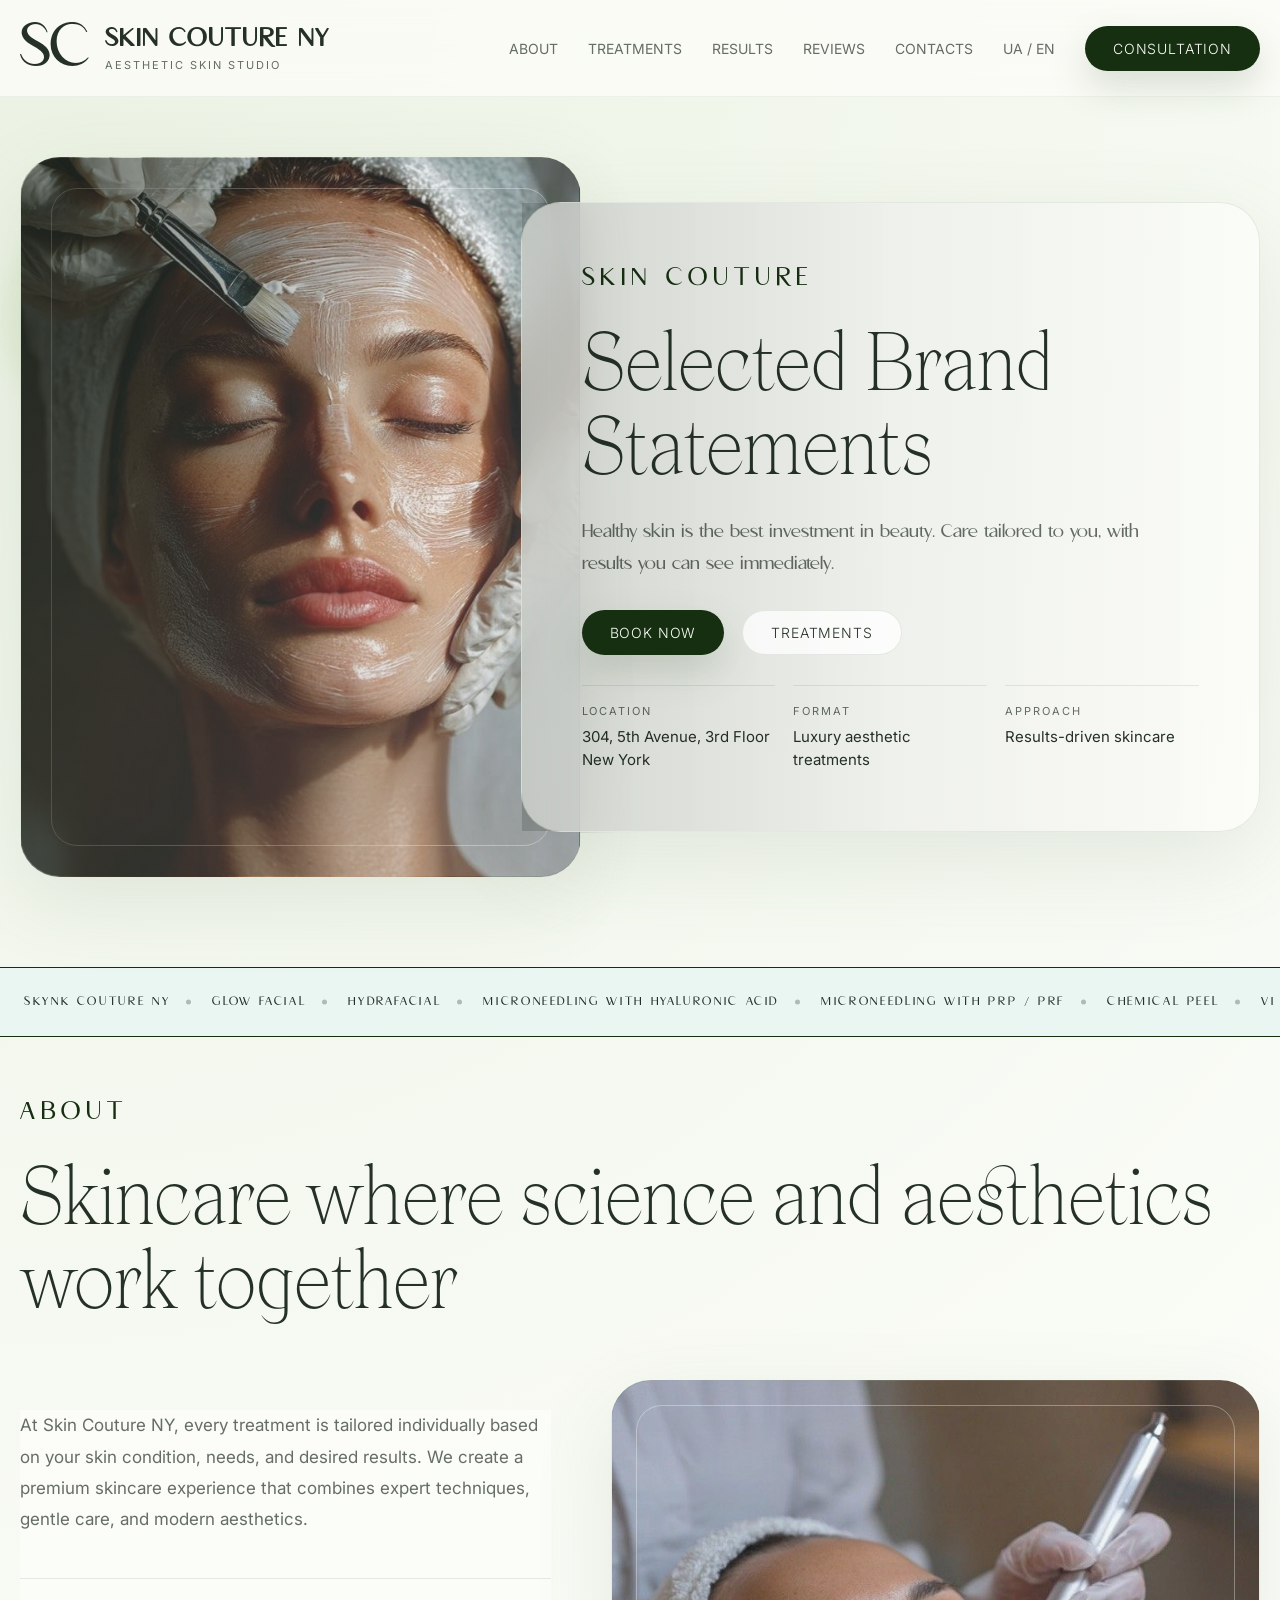
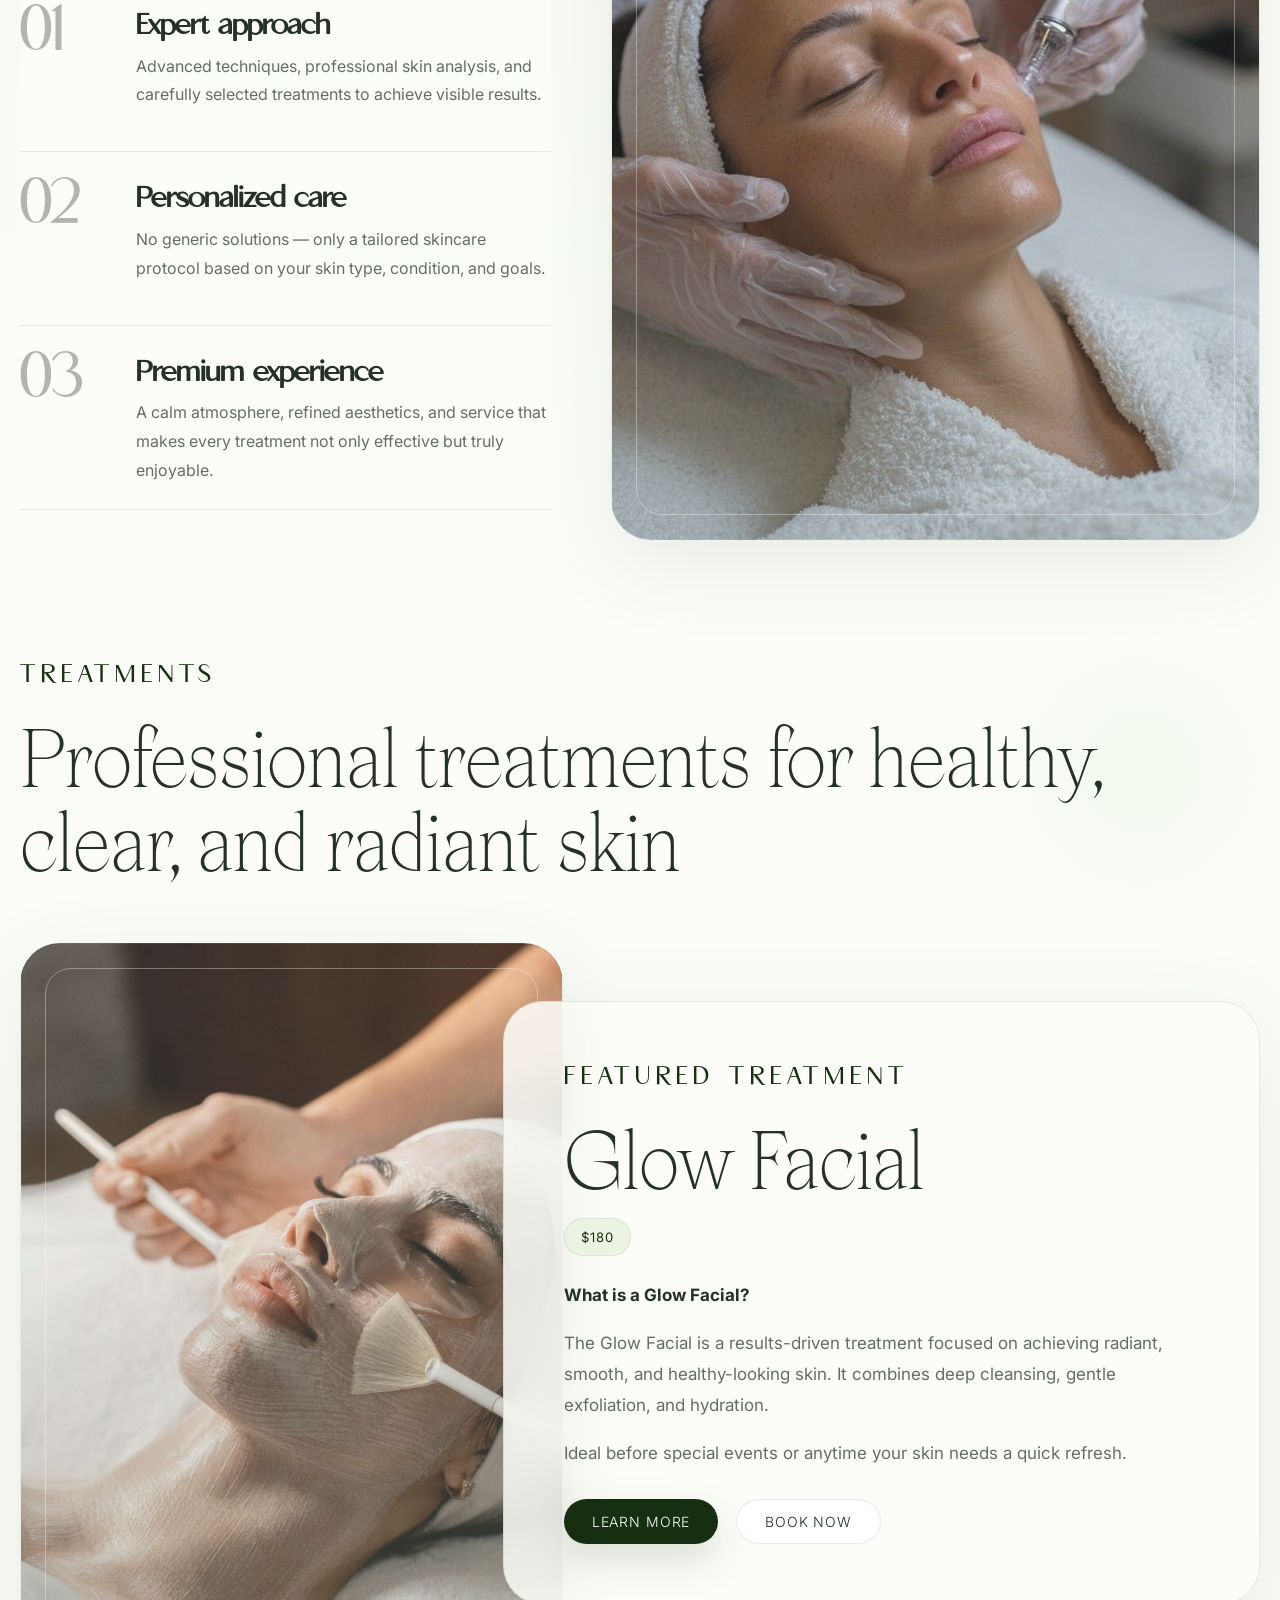
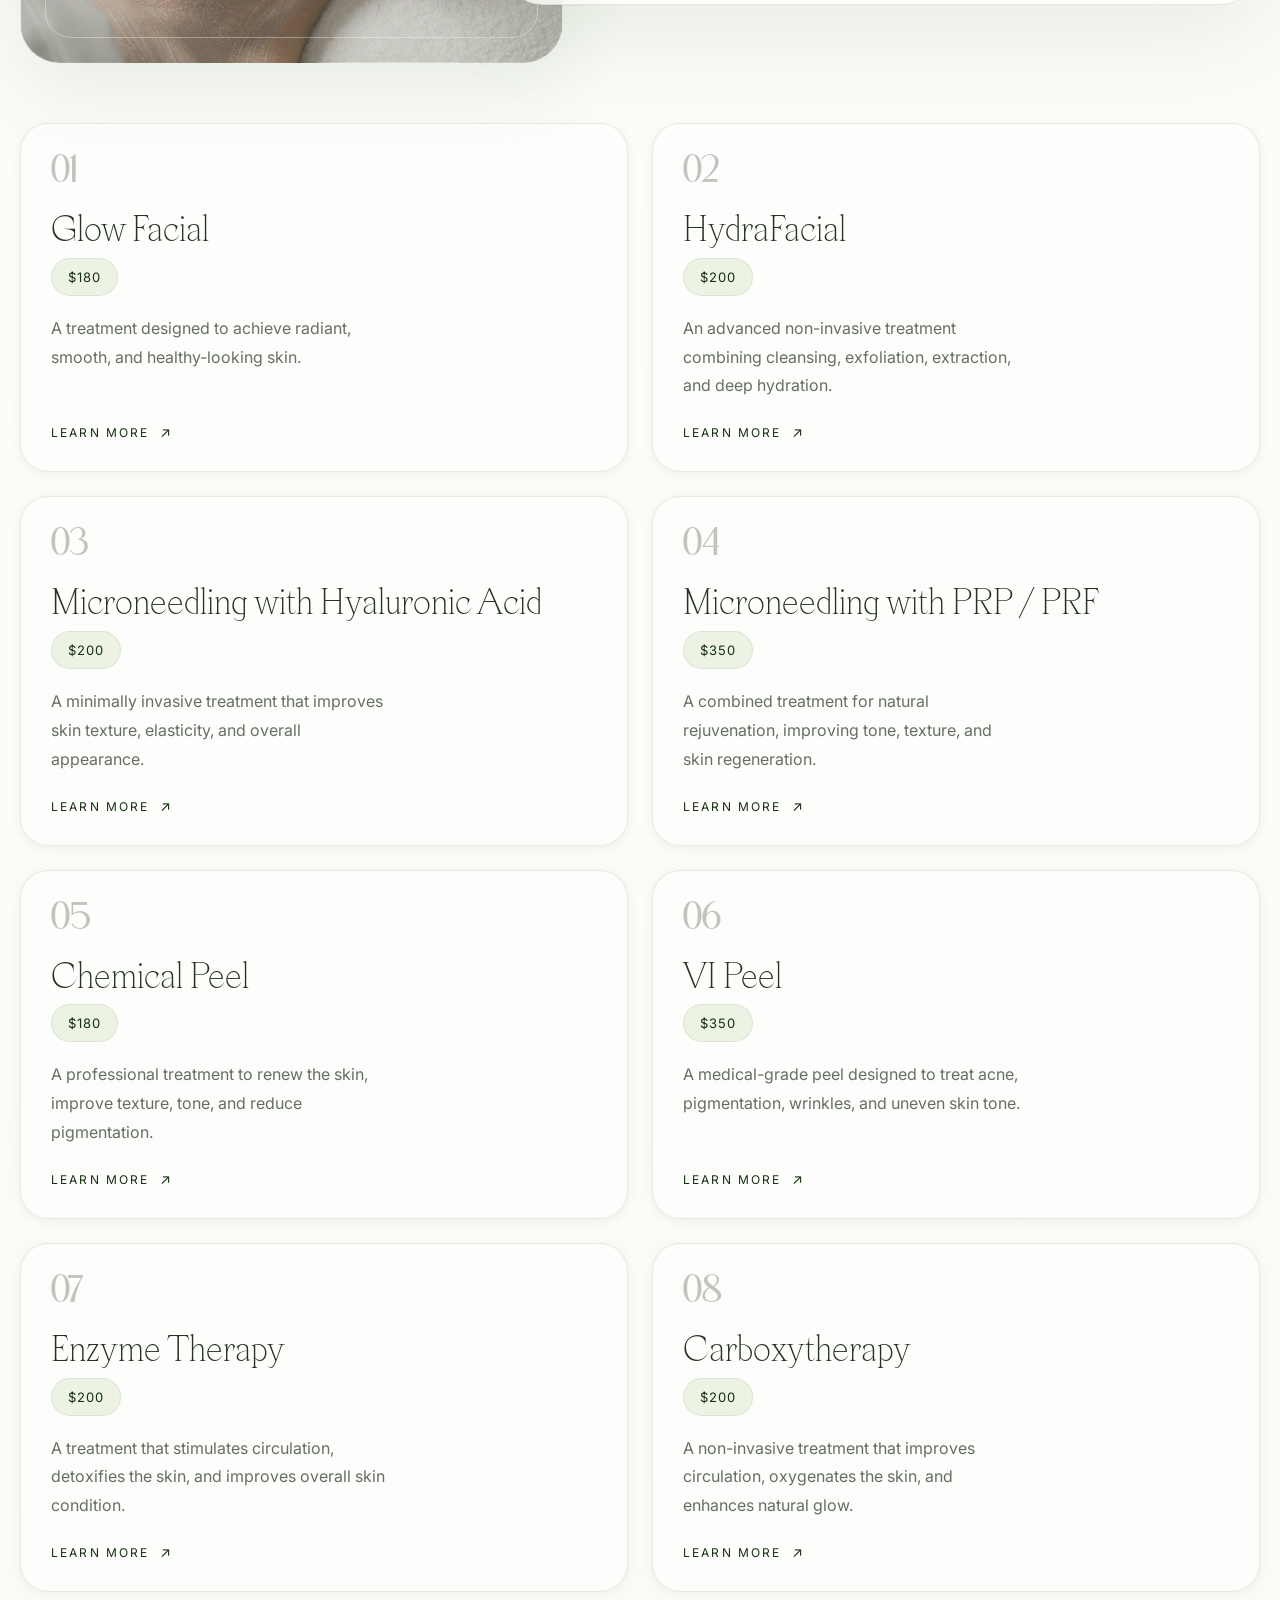
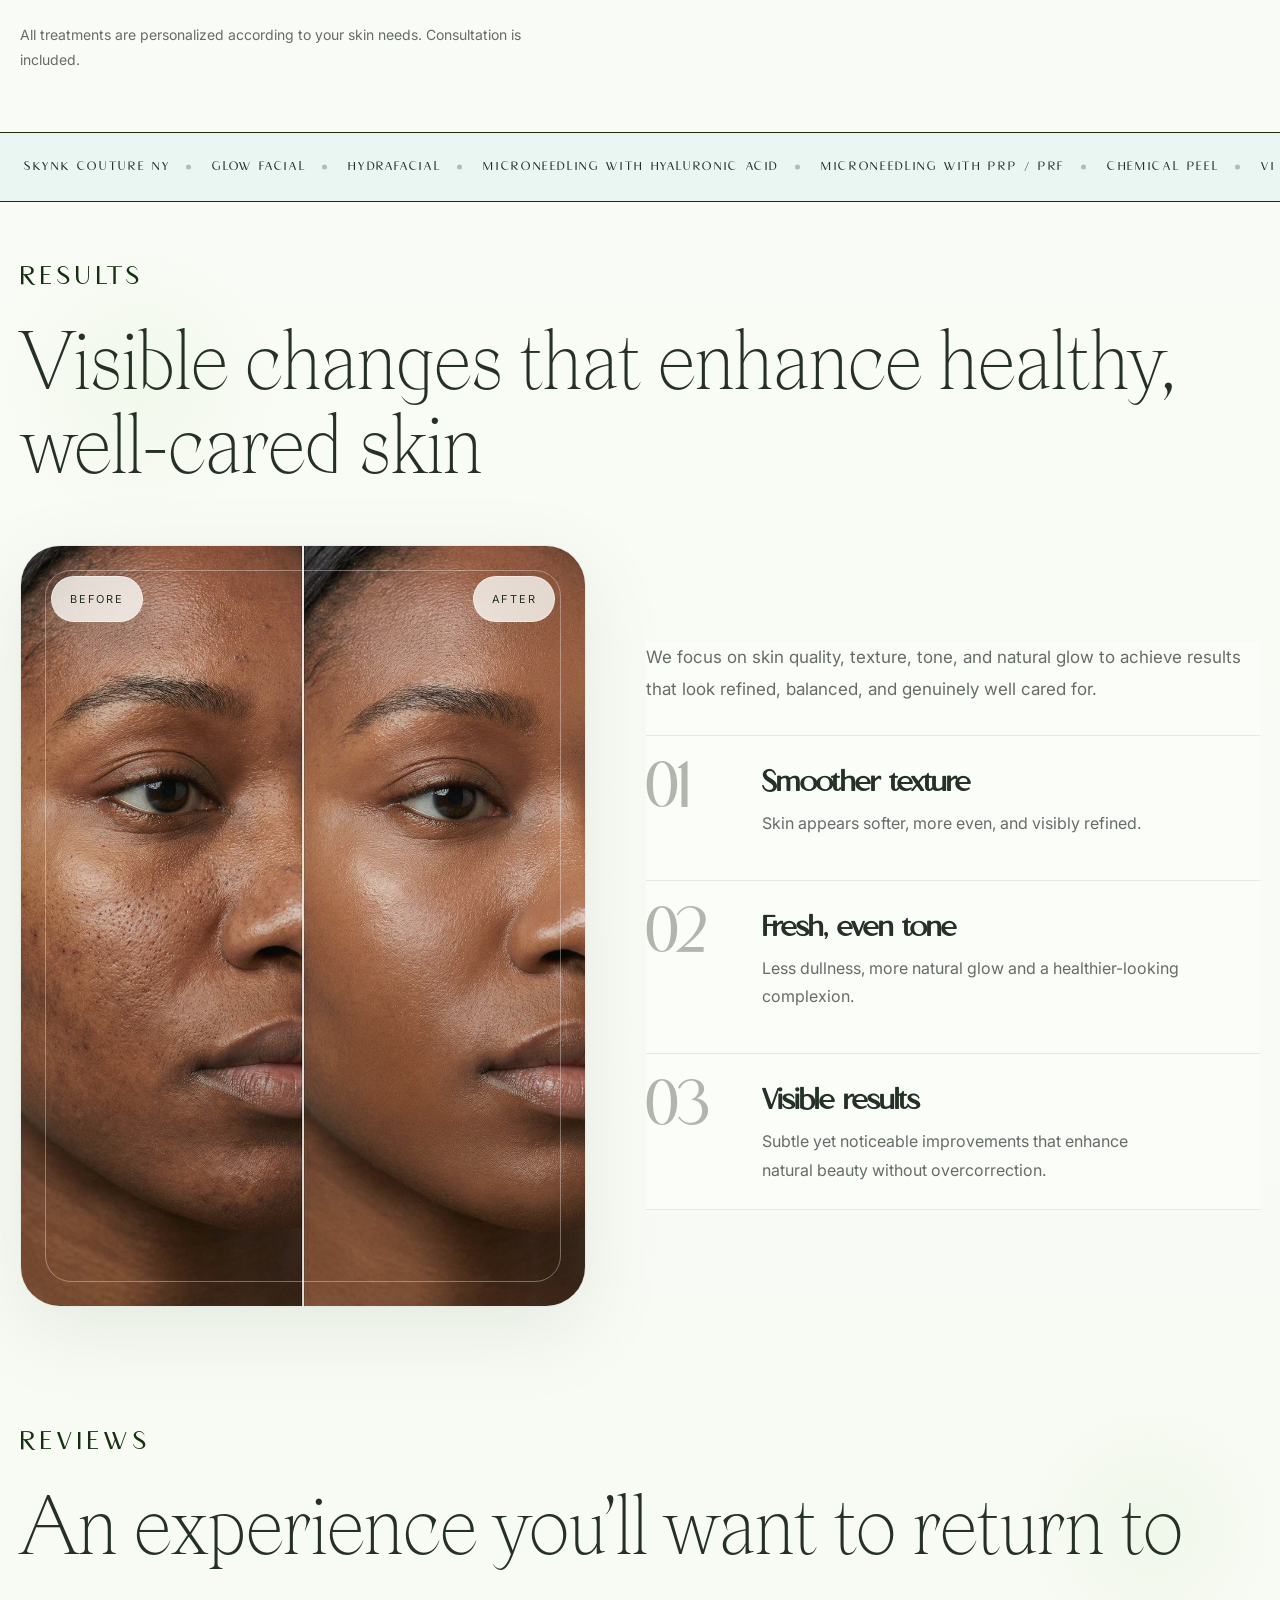
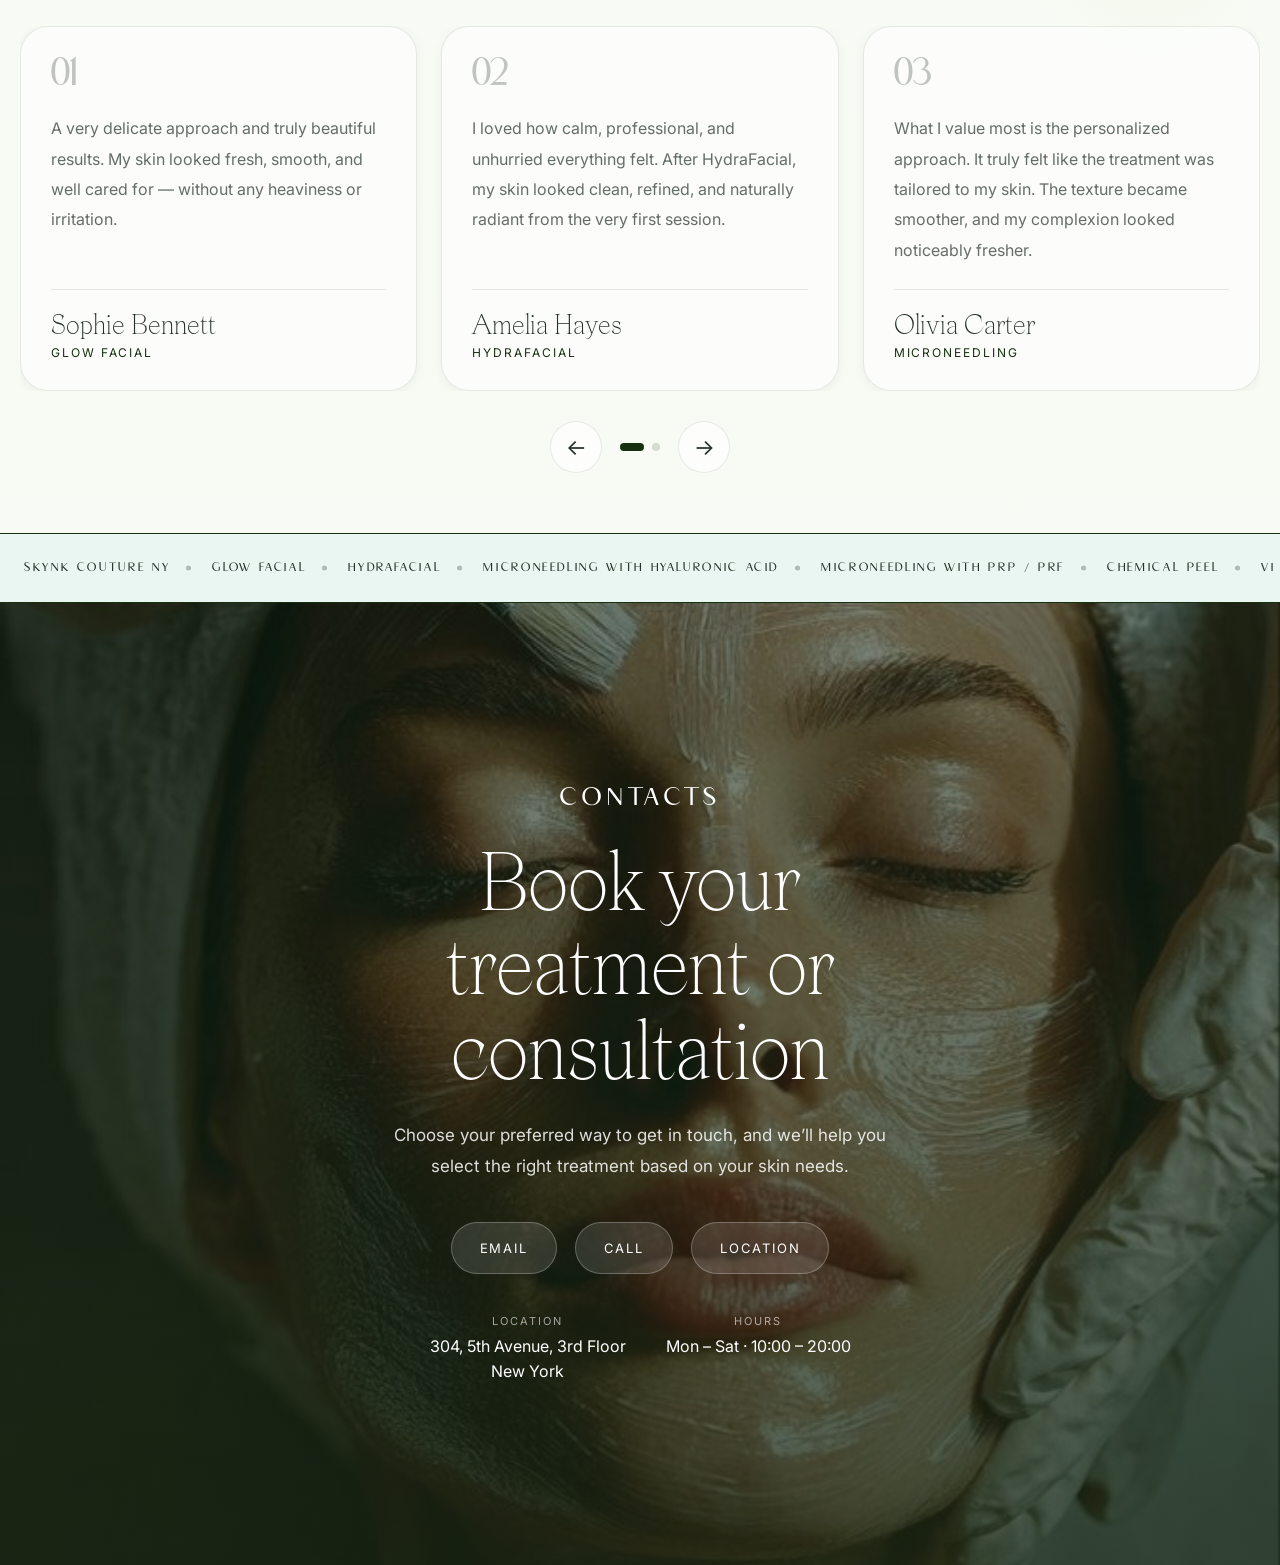
<file: index.html>
<!doctype html>
<html lang="en">
  <head>
    <meta charset="UTF-8" />
    <meta name="viewport" content="width=device-width, initial-scale=1.0" />
    <title>Skin Couture NY — Luxury Aesthetic Treatments</title>
    <meta
      name="description"
      content="Преміальний догляд за шкірою в Skin Couture NY. Сучасна косметологія, естетика та видимі результати."
    />
    <link
      href="https://fonts.googleapis.com/css2?family=Inter:wght@300;400;500;600;700&family=Playfair+Display:wght@400;500;600&display=swap"
      rel="stylesheet"
    />
    <link rel="stylesheet" href="style.css" />
  </head>
  <body>
    <header class="site-header">
      <div class="container header-inner">
        <a href="#hero" class="logo" aria-label="Skin Couture NY">
          <span class="logo-mark"> SC </span>
          <span class="logo-text-wrap">
            <span class="logo-title">Skin Couture NY</span>
            <span class="logo-subtitle">Aesthetic skin studio</span>
          </span>
        </a>

        <button
          class="nav-toggle"
          type="button"
          aria-label="Відкрити меню"
          aria-expanded="false"
          aria-controls="site-nav"
        >
          <span></span>
          <span></span>
          <span></span>
        </button>

        <nav class="site-nav" id="site-nav" aria-label="Основна навігація">
          <ul class="nav-list">
            <li><a href="#about">About</a></li>
            <li><a href="#procedures">Treatments</a></li>
            <li><a href="#results">Results</a></li>
            <li><a href="#reviews">Reviews</a></li>
            <li><a href="#contacts">Contacts</a></li>
          </ul>

          <div class="nav-actions">
            <a href="ua.html" class="lang-switch" aria-label="Змінити мову"
              >UA / EN</a
            >
            <a href="#contacts" class="btn btn-primary">Consultation</a>
          </div>
        </nav>
      </div>
    </header>

    <main>
      <section class="hero section" id="hero">
        <div class="container hero-shell">
          <div class="hero-stage">
            <div class="hero-media" aria-hidden="true">
              <div class="hero-media-glow hero-media-glow-one"></div>
              <div class="hero-media-glow hero-media-glow-two"></div>
              <div class="hero-photo-frame">
                <div class="hero-photo-overlay"></div>
              </div>
            </div>

            <div class="hero-panel">
              <p class="eyebrow">Skin Couture</p>
              <h1 class="section-title hero-title">
                Selected Brand Statements
              </h1>
              <p class="hero-text">
                Healthy skin is the best investment in beauty. Care tailored to
                you, with results you can see immediately.
              </p>

              <div class="hero-actions">
                <a href="#contacts" class="btn btn-primary">Book now</a>
                <a href="#procedures" class="btn btn-secondary">Treatments</a>
              </div>

              <div class="hero-meta">
                <div class="hero-meta-item">
                  <span class="hero-meta-label">Location</span>
                  <span class="hero-meta-value">
                    304, 5th Avenue, 3rd Floor<br />
                    New York</span
                  >
                </div>
                <div class="hero-meta-item">
                  <span class="hero-meta-label">Format</span>
                  <span class="hero-meta-value"
                    >Luxury aesthetic treatments</span
                  >
                </div>
                <div class="hero-meta-item">
                  <span class="hero-meta-label">Approach</span>
                  <span class="hero-meta-value">Results-driven skincare</span>
                </div>
              </div>
            </div>
          </div>
        </div>
      </section>

      <section class="ticker">
        <div class="ticker__track">
          <span>Skynk Couture NY</span>
          <span>Glow Facial</span>
          <span>HydraFacial</span>
          <span>Microneedling with Hyaluronic Acid</span>
          <span>Microneedling with PRP / PRF</span>
          <span>Chemical Peel</span>
          <span>VI Peel</span>
          <span>Enzyme Therapy</span>
          <span>Carboxytherapy</span>
        </div>
      </section>

      <section class="about section" id="about">
        <div class="container">
          <div class="title">
            <p class="eyebrow">About</p>

            <h2 class="section-title">
              Skincare where science and aesthetics work together
            </h2>
          </div>

          <div class="about-grid">
            <div class="about-content">
              <p class="about-description">
                At Skin Couture NY, every treatment is tailored individually
                based on your skin condition, needs, and desired results. We
                create a premium skincare experience that combines expert
                techniques, gentle care, and modern aesthetics.
              </p>

              <div class="about-points">
                <article class="about-point">
                  <span class="about-point__number">01</span>
                  <div class="about-point__body">
                    <h3 class="about-point__title">Expert approach</h3>
                    <p class="about-point__text">
                      Advanced techniques, professional skin analysis, and
                      carefully selected treatments to achieve visible results.
                    </p>
                  </div>
                </article>

                <article class="about-point">
                  <span class="about-point__number">02</span>
                  <div class="about-point__body">
                    <h3 class="about-point__title">Personalized care</h3>
                    <p class="about-point__text">
                      No generic solutions — only a tailored skincare protocol
                      based on your skin type, condition, and goals.
                    </p>
                  </div>
                </article>

                <article class="about-point">
                  <span class="about-point__number">03</span>
                  <div class="about-point__body">
                    <h3 class="about-point__title">Premium experience</h3>
                    <p class="about-point__text">
                      A calm atmosphere, refined aesthetics, and service that
                      makes every treatment not only effective but truly
                      enjoyable.
                    </p>
                  </div>
                </article>
              </div>
            </div>

            <div class="about-media">
              <div class="about-media__frame">
                <div class="about-media__overlay"></div>
              </div>
            </div>
          </div>
        </div>
      </section>

      <section class="procedures section" id="procedures">
        <div class="container">
          <div class="title procedures-title-wrap">
            <p class="eyebrow">Treatments</p>
            <h2 class="section-title procedures-title">
              Professional treatments for healthy, clear, and radiant skin
            </h2>
          </div>

          <div class="procedure-feature">
            <div class="procedure-feature__media">
              <div class="procedure-feature__frame">
                <div class="procedure-feature__overlay"></div>
              </div>
            </div>

            <div class="procedure-feature__panel">
              <p class="eyebrow">Featured treatment</p>

              <div class="procedure-feature__head">
                <h3 class="section-title procedure-feature__title">
                  Glow Facial
                </h3>
                <span class="procedure-feature__price">$180</span>
              </div>

              <div class="procedure-feature__content">
                <p><strong>What is a Glow Facial?</strong></p>

                <p>
                  The Glow Facial is a results-driven treatment focused on
                  achieving radiant, smooth, and healthy-looking skin. It
                  combines deep cleansing, gentle exfoliation, and hydration.
                </p>

                <p>
                  Ideal before special events or anytime your skin needs a quick
                  refresh.
                </p>
              </div>

              <div class="procedure-feature__actions">
                <button
                  class="btn btn-primary"
                  type="button"
                  data-modal="modal-glow"
                >
                  Learn more
                </button>
                <a href="#contacts" class="btn btn-secondary">Book now</a>
              </div>
            </div>
          </div>

          <div class="procedures-slider">
            <div class="procedures-grid">
              <article class="procedure-card">
                <span class="procedure-card__number">01</span>
                <div class="procedure-card__top">
                  <h3 class="procedure-card__title">Glow Facial</h3>
                  <span class="procedure-card__price">$180</span>
                </div>
                <p class="procedure-card__text">
                  A treatment designed to achieve radiant, smooth, and
                  healthy-looking skin.
                </p>
                <button
                  class="procedure-card__link"
                  type="button"
                  data-modal="modal-glow"
                >
                  Learn more
                </button>
              </article>

              <article class="procedure-card">
                <span class="procedure-card__number">02</span>
                <div class="procedure-card__top">
                  <h3 class="procedure-card__title">HydraFacial</h3>
                  <span class="procedure-card__price">$200</span>
                </div>
                <p class="procedure-card__text">
                  An advanced non-invasive treatment combining cleansing,
                  exfoliation, extraction, and deep hydration.
                </p>
                <button
                  class="procedure-card__link"
                  type="button"
                  data-modal="modal-hydra"
                >
                  Learn more
                </button>
              </article>

              <article class="procedure-card">
                <span class="procedure-card__number">03</span>
                <div class="procedure-card__top">
                  <h3 class="procedure-card__title">
                    Microneedling with Hyaluronic Acid
                  </h3>
                  <span class="procedure-card__price">$200</span>
                </div>
                <p class="procedure-card__text">
                  A minimally invasive treatment that improves skin texture,
                  elasticity, and overall appearance.
                </p>
                <button
                  class="procedure-card__link"
                  type="button"
                  data-modal="modal-micro"
                >
                  Learn more
                </button>
              </article>

              <article class="procedure-card">
                <span class="procedure-card__number">04</span>
                <div class="procedure-card__top">
                  <h3 class="procedure-card__title">
                    Microneedling with PRP / PRF
                  </h3>
                  <span class="procedure-card__price">$350</span>
                </div>
                <p class="procedure-card__text">
                  A combined treatment for natural rejuvenation, improving tone,
                  texture, and skin regeneration.
                </p>
                <button
                  class="procedure-card__link"
                  type="button"
                  data-modal="modal-prp"
                >
                  Learn more
                </button>
              </article>

              <article class="procedure-card">
                <span class="procedure-card__number">05</span>
                <div class="procedure-card__top">
                  <h3 class="procedure-card__title">Chemical Peel</h3>
                  <span class="procedure-card__price">$180</span>
                </div>
                <p class="procedure-card__text">
                  A professional treatment to renew the skin, improve texture,
                  tone, and reduce pigmentation.
                </p>
                <button
                  class="procedure-card__link"
                  type="button"
                  data-modal="modal-peel"
                >
                  Learn more
                </button>
              </article>

              <article class="procedure-card">
                <span class="procedure-card__number">06</span>
                <div class="procedure-card__top">
                  <h3 class="procedure-card__title">VI Peel</h3>
                  <span class="procedure-card__price">$350</span>
                </div>
                <p class="procedure-card__text">
                  A medical-grade peel designed to treat acne, pigmentation,
                  wrinkles, and uneven skin tone.
                </p>
                <button
                  class="procedure-card__link"
                  type="button"
                  data-modal="modal-vipeel"
                >
                  Learn more
                </button>
              </article>

              <article class="procedure-card">
                <span class="procedure-card__number">07</span>
                <div class="procedure-card__top">
                  <h3 class="procedure-card__title">Enzyme Therapy</h3>
                  <span class="procedure-card__price">$200</span>
                </div>
                <p class="procedure-card__text">
                  A treatment that stimulates circulation, detoxifies the skin,
                  and improves overall skin condition.
                </p>
                <button
                  class="procedure-card__link"
                  type="button"
                  data-modal="modal-enzyme"
                >
                  Learn more
                </button>
              </article>

              <article class="procedure-card">
                <span class="procedure-card__number">08</span>
                <div class="procedure-card__top">
                  <h3 class="procedure-card__title">Carboxytherapy</h3>
                  <span class="procedure-card__price">$200</span>
                </div>
                <p class="procedure-card__text">
                  A non-invasive treatment that improves circulation, oxygenates
                  the skin, and enhances natural glow.
                </p>
                <button
                  class="procedure-card__link"
                  type="button"
                  data-modal="modal-carboxy"
                >
                  Learn more
                </button>
              </article>
            </div>
          </div>

          <div class="procedures-controls">
            <button class="procedures-arrow procedures-arrow--prev">←</button>
            <div class="procedures-dots"></div>
            <button class="procedures-arrow procedures-arrow--next">→</button>
          </div>

          <p class="procedures-note">
            All treatments are personalized according to your skin needs.
            Consultation is included.
          </p>
        </div>
      </section>

      <section class="ticker">
        <div class="ticker__track">
          <span>Skynk Couture NY</span>
          <span>Glow Facial</span>
          <span>HydraFacial</span>
          <span>Microneedling with Hyaluronic Acid</span>
          <span>Microneedling with PRP / PRF</span>
          <span>Chemical Peel</span>
          <span>VI Peel</span>
          <span>Enzyme Therapy</span>
          <span>Carboxytherapy</span>
        </div>
      </section>
      <section class="results section" id="results">
        <div class="container">
          <div class="title results-title-wrap">
            <p class="eyebrow">Results</p>
            <h2 class="section-title results-title">
              Visible changes that enhance healthy, well-cared skin
            </h2>
          </div>

          <div class="results-grid">
            <div class="results-media">
              <div class="results-media__frame">
                <img
                  src="img/results.jpg"
                  alt="Skincare results before and after treatment"
                  class="results-media__image"
                />
                <div class="results-media__overlay"></div>
                <div class="results-badge results-badge--left">Before</div>
                <div class="results-badge results-badge--right">After</div>
              </div>
            </div>

            <div class="results-content">
              <p class="results-description">
                We focus on skin quality, texture, tone, and natural glow to
                achieve results that look refined, balanced, and genuinely well
                cared for.
              </p>

              <div class="results-points">
                <article class="results-point">
                  <span class="results-point__number">01</span>
                  <div class="results-point__body">
                    <h3 class="results-point__title">Smoother texture</h3>
                    <p class="results-point__text">
                      Skin appears softer, more even, and visibly refined.
                    </p>
                  </div>
                </article>

                <article class="results-point">
                  <span class="results-point__number">02</span>
                  <div class="results-point__body">
                    <h3 class="results-point__title">Fresh, even tone</h3>
                    <p class="results-point__text">
                      Less dullness, more natural glow and a healthier-looking
                      complexion.
                    </p>
                  </div>
                </article>

                <article class="results-point">
                  <span class="results-point__number">03</span>
                  <div class="results-point__body">
                    <h3 class="results-point__title">Visible results</h3>
                    <p class="results-point__text">
                      Subtle yet noticeable improvements that enhance natural
                      beauty without overcorrection.
                    </p>
                  </div>
                </article>
              </div>
            </div>
          </div>
        </div>
      </section>
      <section class="reviews section" id="reviews">
        <div class="container">
          <div class="title reviews-title-wrap">
            <p class="eyebrow">Reviews</p>
            <h2 class="section-title reviews-title">
              An experience you’ll want to return to
            </h2>
          </div>

          <div class="reviews-slider">
            <div class="reviews-track">
              <article class="review-card">
                <span class="review-card__number">01</span>
                <p class="review-card__text">
                  A very delicate approach and truly beautiful results. My skin
                  looked fresh, smooth, and well cared for — without any
                  heaviness or irritation.
                </p>
                <div class="review-card__footer">
                  <span class="review-card__name">Sophie Bennett</span>
                  <span class="review-card__meta">Glow Facial</span>
                </div>
              </article>

              <article class="review-card">
                <span class="review-card__number">02</span>
                <p class="review-card__text">
                  I loved how calm, professional, and unhurried everything felt.
                  After HydraFacial, my skin looked clean, refined, and
                  naturally radiant from the very first session.
                </p>
                <div class="review-card__footer">
                  <span class="review-card__name">Amelia Hayes</span>
                  <span class="review-card__meta">HydraFacial</span>
                </div>
              </article>

              <article class="review-card">
                <span class="review-card__number">03</span>
                <p class="review-card__text">
                  What I value most is the personalized approach. It truly felt
                  like the treatment was tailored to my skin. The texture became
                  smoother, and my complexion looked noticeably fresher.
                </p>
                <div class="review-card__footer">
                  <span class="review-card__name">Olivia Carter</span>
                  <span class="review-card__meta">Microneedling</span>
                </div>
              </article>

              <article class="review-card">
                <span class="review-card__number">04</span>
                <p class="review-card__text">
                  Beautiful space, exceptional service, and visible results.
                  After a course of treatments, my skin became noticeably
                  smoother, firmer, and healthier-looking — while still looking
                  natural.
                </p>
                <div class="review-card__footer">
                  <span class="review-card__name">Chloe Morgan</span>
                  <span class="review-card__meta">PRP / PRF</span>
                </div>
              </article>

              <article class="review-card">
                <span class="review-card__number">05</span>
                <p class="review-card__text">
                  After Enzyme Therapy, my skin looked incredibly fresh and
                  rested. I loved that the result felt soft, refined, and
                  aesthetic — without any aggressive treatment effect.
                </p>
                <div class="review-card__footer">
                  <span class="review-card__name">Emma Sinclair</span>
                  <span class="review-card__meta">Enzyme Therapy</span>
                </div>
              </article>
            </div>
          </div>

          <div class="reviews-controls">
            <button
              class="reviews-arrow reviews-arrow--prev"
              type="button"
              aria-label="Previous review"
            >
              ←
            </button>
            <div class="reviews-dots" aria-hidden="true"></div>
            <button
              class="reviews-arrow reviews-arrow--next"
              type="button"
              aria-label="Next review"
            >
              →
            </button>
          </div>
        </div>
      </section>
      <section class="ticker">
        <div class="ticker__track">
          <span>Skynk Couture NY</span>
          <span>Glow Facial</span>
          <span>HydraFacial</span>
          <span>Microneedling with Hyaluronic Acid</span>
          <span>Microneedling with PRP / PRF</span>
          <span>Chemical Peel</span>
          <span>VI Peel</span>
          <span>Enzyme Therapy</span>
          <span>Carboxytherapy</span>
        </div>
      </section>
      <section class="contacts section" id="contacts">
        <div class="contacts-bg"></div>

        <div class="container">
          <div class="contacts-shell">
            <div class="title contacts-title-wrap">
              <p class="eyebrow">Contacts</p>
              <h2 class="section-title contacts-title">
                Book your treatment or consultation
              </h2>
            </div>

            <p class="contacts-description">
              Choose your preferred way to get in touch, and we’ll help you
              select the right treatment based on your skin needs.
            </p>

            <div class="contacts-actions">
              <a href="mailto:Skincuture.NY@gmail.com" class="contact-btn">
                <span>Email</span>
              </a>

              <a href="tel:+12018323011" class="contact-btn">
                <span>Call</span>
              </a>

              <a
                href="https://maps.google.com/?q=304+5th+Avenue+New+York"
                target="_blank"
                class="contact-btn"
              >
                <span>Location</span>
              </a>
            </div>
            <div class="contacts-info">
              <div class="contacts-item">
                <span class="contacts-label">Location</span>
                <span class="contacts-value">
                  304, 5th Avenue, 3rd Floor<br />
                  New York
                </span>
              </div>

              <div class="contacts-item">
                <span class="contacts-label">Hours</span>
                <span class="contacts-value">Mon – Sat · 10:00 – 20:00</span>
              </div>
            </div>
          </div>
        </div>
      </section>
    </main>

    <div class="modal-backdrop" id="modal-backdrop"></div>

    <div class="procedure-modal" id="modal-glow" aria-hidden="true">
      <div class="procedure-modal__dialog">
        <button class="procedure-modal__close" type="button" aria-label="Close">
          ×
        </button>
        <p class="eyebrow">Glow Facial</p>
        <h3 class="section-title procedure-modal__title">Glow Facial</h3>

        <div class="procedure-modal__content">
          <p>
            The Glow Facial is a results-driven treatment focused on achieving
            radiant, smooth, and healthy-looking skin. It combines deep
            cleansing, gentle exfoliation, and hydration.
          </p>

          <p>
            Ideal before events or anytime your skin needs a refreshed, luminous
            appearance.
          </p>

          <p><strong>What does the treatment include?</strong></p>
          <ul>
            <li>Skin analysis and consultation</li>
            <li>Deep cleansing</li>
            <li>Exfoliation</li>
            <li>Pore cleansing</li>
            <li>Mask</li>
            <li>Serum and moisturizer</li>
            <li>SPF protection</li>
          </ul>

          <p><strong>Benefits</strong></p>
          <ul>
            <li>Instant glow</li>
            <li>Deep pore cleansing</li>
            <li>Improved skin texture</li>
            <li>Hydration boost</li>
            <li>Healthy, radiant appearance</li>
            <li>Relaxing experience</li>
          </ul>

          <p><strong>Who is it for?</strong></p>
          <p>
            Suitable for all skin types, especially dull, dehydrated, or before
            events.
          </p>

          <p><strong>Results</strong></p>
          <p>
            After the first session, skin looks fresh and radiant. With regular
            treatments, results become long-lasting.
          </p>
        </div>
      </div>
    </div>

    <div class="procedure-modal" id="modal-hydra" aria-hidden="true">
      <div class="procedure-modal__dialog">
        <button class="procedure-modal__close" type="button" aria-label="Close">
          ×
        </button>
        <p class="eyebrow">HydraFacial</p>
        <h3 class="section-title procedure-modal__title">HydraFacial</h3>

        <div class="procedure-modal__content">
          <p>
            HydraFacial is an advanced, non-invasive treatment that deeply
            cleanses, exfoliates, extracts impurities, and hydrates the skin
            using targeted serums.
          </p>

          <p>The procedure delivers instant results with no downtime.</p>

          <p><strong>What does the treatment include?</strong></p>
          <ul>
            <li>Skin analysis and consultation</li>
            <li>Deep cleansing and exfoliation</li>
            <li>Gentle acid peel</li>
            <li>Painless vacuum extraction</li>
            <li>Serum infusion</li>
            <li>Moisturizer and SPF protection</li>
          </ul>

          <p><strong>Benefits</strong></p>
          <ul>
            <li>Instant glow and hydration</li>
            <li>Deep pore cleansing</li>
            <li>Improved tone and texture</li>
            <li>Reduction of fine lines</li>
            <li>No downtime</li>
            <li>Suitable for sensitive skin</li>
          </ul>

          <p><strong>Who is it for?</strong></p>
          <p>
            Suitable for all skin types, especially dehydrated, acne-prone, or
            dull skin.
          </p>

          <p><strong>Results</strong></p>
          <p>
            Skin appears cleaner, smoother, and more radiant after the first
            session.
          </p>
        </div>
      </div>
    </div>

    <div class="procedure-modal" id="modal-micro" aria-hidden="true">
      <div class="procedure-modal__dialog">
        <button class="procedure-modal__close" type="button" aria-label="Close">
          ×
        </button>
        <p class="eyebrow">Microneedling</p>
        <h3 class="section-title procedure-modal__title">Microneedling</h3>

        <div class="procedure-modal__content">
          <p><strong>What is Microneedling?</strong></p>
          <p>
            Microneedling is a minimally invasive treatment that uses fine
            needles to create micro-injuries, stimulating collagen and elastin
            production.
          </p>

          <p>It improves skin texture, firmness, and overall appearance.</p>

          <p><strong>What does the treatment include?</strong></p>
          <ul>
            <li>Skin consultation and analysis</li>
            <li>Cleansing and preparation</li>
            <li>Microneedling procedure</li>
            <li>Application of active serums</li>
            <li>Soothing and hydrating care</li>
            <li>SPF protection</li>
          </ul>

          <p><strong>Benefits</strong></p>
          <ul>
            <li>Stimulates collagen production</li>
            <li>Improves texture and tone</li>
            <li>Reduces fine lines</li>
            <li>Minimizes pores and acne scars</li>
            <li>Enhances skin firmness</li>
          </ul>

          <p><strong>Who is it for?</strong></p>
          <p>
            Suitable for uneven texture, acne scars, wrinkles, enlarged pores,
            and dull skin.
          </p>

          <p><strong>Results</strong></p>
          <p>
            Skin becomes smoother, firmer, and more radiant. Best results are
            achieved with a course of treatments.
          </p>
        </div>
      </div>
    </div>
    <div class="procedure-modal" id="modal-prp" aria-hidden="true">
      <div class="procedure-modal__dialog">
        <button class="procedure-modal__close" type="button" aria-label="Close">
          ×
        </button>
        <p class="eyebrow">PRP / PRF</p>
        <h3 class="section-title procedure-modal__title">
          Microneedling with PRP / PRF
        </h3>

        <div class="procedure-modal__content">
          <p><strong>What is PRP?</strong></p>
          <p>
            PRP (Platelet-Rich Plasma) uses your own blood plasma rich in growth
            factors to stimulate skin regeneration.
          </p>

          <p><strong>What is PRF?</strong></p>
          <p>
            PRF is an advanced version of PRP with a higher concentration of
            growth factors and longer-lasting effects.
          </p>

          <p><strong>What does the treatment include?</strong></p>
          <ul>
            <li>Consultation and analysis</li>
            <li>Blood draw and PRP/PRF preparation</li>
            <li>Skin preparation</li>
            <li>Microneedling</li>
            <li>PRP/PRF application</li>
            <li>Soothing care and SPF</li>
          </ul>

          <p><strong>Benefits</strong></p>
          <ul>
            <li>Stimulates collagen production</li>
            <li>Improves texture and tone</li>
            <li>Reduces wrinkles and acne scars</li>
            <li>Enhances skin elasticity</li>
            <li>Natural rejuvenation</li>
          </ul>

          <p><strong>Results</strong></p>
          <p>Skin becomes smoother, firmer, and more radiant over time.</p>
        </div>
      </div>
    </div>

    <div class="procedure-modal" id="modal-peel" aria-hidden="true">
      <div class="procedure-modal__dialog">
        <button class="procedure-modal__close" type="button" aria-label="Close">
          ×
        </button>
        <p class="eyebrow">Chemical Peel</p>
        <h3 class="section-title procedure-modal__title">Chemical Peel</h3>

        <div class="procedure-modal__content">
          <p><strong>What is a Chemical Peel?</strong></p>
          <p>
            A chemical peel is a professional treatment that exfoliates the
            skin, removes dead cells, and stimulates renewal.
          </p>

          <p><strong>Benefits</strong></p>
          <ul>
            <li>Improves texture and smoothness</li>
            <li>Reduces pigmentation</li>
            <li>Helps with acne and post-acne</li>
            <li>Stimulates collagen</li>
            <li>Brightens skin</li>
          </ul>

          <p><strong>Results</strong></p>
          <p>
            Skin gradually renews, becoming smoother, clearer, and more radiant.
          </p>
        </div>
      </div>
    </div>

    <div class="procedure-modal" id="modal-vipeel" aria-hidden="true">
      <div class="procedure-modal__dialog">
        <button class="procedure-modal__close" type="button" aria-label="Close">
          ×
        </button>
        <p class="eyebrow">VI Peel</p>
        <h3 class="section-title procedure-modal__title">VI Peel</h3>

        <div class="procedure-modal__content">
          <p><strong>What is VI Peel?</strong></p>
          <p>
            VI Peel is a medical-grade chemical peel designed to target acne,
            pigmentation, fine lines, and uneven skin tone.
          </p>
          <p>
            It penetrates deeper layers of the skin while remaining safe and
            effective.
          </p>

          <p><strong>What does the treatment include?</strong></p>
          <ul>
            <li>Consultation</li>
            <li>Application of the peel</li>
            <li>Post-treatment instructions</li>
            <li>Peeling process over several days</li>
          </ul>

          <p><strong>Who is it for?</strong></p>
          <p>
            Suitable for acne-prone, pigmented, dull skin or signs of aging.
          </p>

          <p><strong>Results</strong></p>
          <p>
            Skin gradually renews, becoming smoother, clearer, and more radiant.
          </p>
        </div>
      </div>
    </div>

    <div class="procedure-modal" id="modal-enzyme" aria-hidden="true">
      <div class="procedure-modal__dialog">
        <button class="procedure-modal__close" type="button" aria-label="Close">
          ×
        </button>
        <p class="eyebrow">Enzyme Therapy</p>
        <h3 class="section-title procedure-modal__title">Enzyme Therapy</h3>

        <div class="procedure-modal__content">
          <p><strong>What is Enzyme Therapy?</strong></p>
          <p>
            Enzyme Therapy is an advanced treatment that uses natural enzymes to
            stimulate circulation, improve oxygenation, and support skin
            detoxification.
          </p>
          <p>
            It helps restore skin function and achieve a balanced, healthy
            complexion.
          </p>

          <p><strong>What does the treatment include?</strong></p>
          <ul>
            <li>Skin consultation and analysis</li>
            <li>Cleansing and preparation</li>
            <li>Application of enzyme mask</li>
            <li>Circulation and lymphatic stimulation</li>
            <li>Finishing care</li>
            <li>SPF protection</li>
          </ul>

          <p><strong>Benefits</strong></p>
          <ul>
            <li>Improves circulation and oxygenation</li>
            <li>Supports detoxification</li>
            <li>Enhances skin tone and texture</li>
            <li>Reduces puffiness</li>
            <li>Promotes healthy glow</li>
            <li>Strengthens skin function</li>
          </ul>

          <p><strong>Who is it for?</strong></p>
          <p>
            Suitable for all skin types, especially dull, tired, or congested
            skin.
          </p>

          <p><strong>Results</strong></p>
          <p>
            Skin appears brighter, firmer, and more balanced. Regular treatments
            improve long-term skin health.
          </p>
        </div>
      </div>
    </div>

    <div class="procedure-modal" id="modal-carboxy" aria-hidden="true">
      <div class="procedure-modal__dialog">
        <button class="procedure-modal__close" type="button" aria-label="Close">
          ×
        </button>
        <p class="eyebrow">Carboxytherapy</p>
        <h3 class="section-title procedure-modal__title">Carboxytherapy</h3>

        <div class="procedure-modal__content">
          <p><strong>What is Carboxytherapy?</strong></p>
          <p>
            Carboxytherapy is a non-invasive treatment that uses carbon dioxide
            (CO₂) to stimulate circulation, improve oxygenation, and enhance
            skin regeneration.
          </p>
          <p>
            It helps revitalize the skin, improve tone, and boost overall skin
            health.
          </p>

          <p><strong>What does the treatment include?</strong></p>
          <ul>
            <li>Skin consultation and analysis</li>
            <li>Cleansing and preparation</li>
            <li>Application of carboxy gel and mask</li>
            <li>CO₂ stimulation process</li>
            <li>Finishing care</li>
            <li>SPF protection</li>
          </ul>

          <p><strong>Benefits</strong></p>
          <ul>
            <li>Improves blood circulation</li>
            <li>Brightens and evens skin tone</li>
            <li>Reduces dullness and dark circles</li>
            <li>Stimulates collagen production</li>
            <li>Enhances skin elasticity</li>
            <li>Promotes natural glow</li>
          </ul>

          <p><strong>Who is it for?</strong></p>
          <p>
            Suitable for all skin types, especially dull, tired, uneven, or
            aging skin.
          </p>

          <p><strong>Results</strong></p>
          <p>
            Skin appears brighter, smoother, and more refreshed. Regular
            sessions improve long-term skin health.
          </p>
        </div>
      </div>
    </div>
    <script src="app.js"></script>
  </body>
</html>
</file>
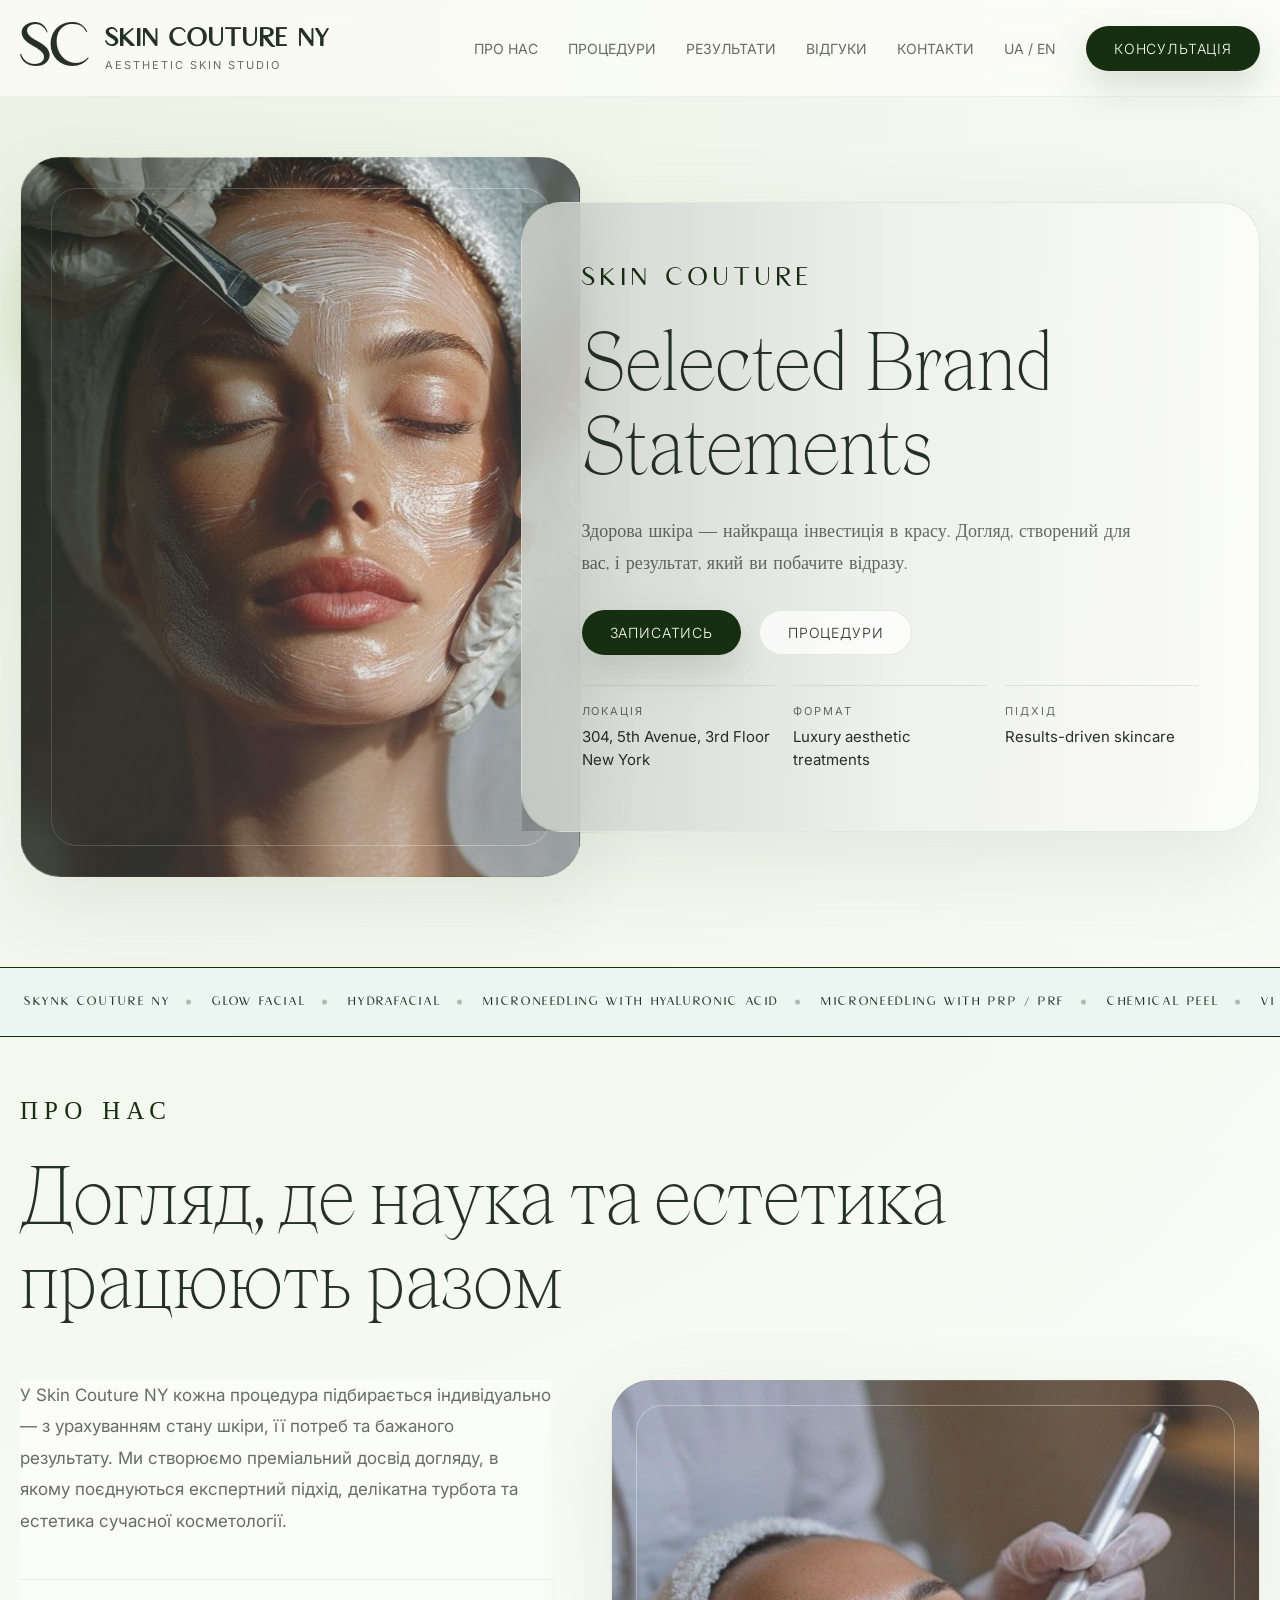
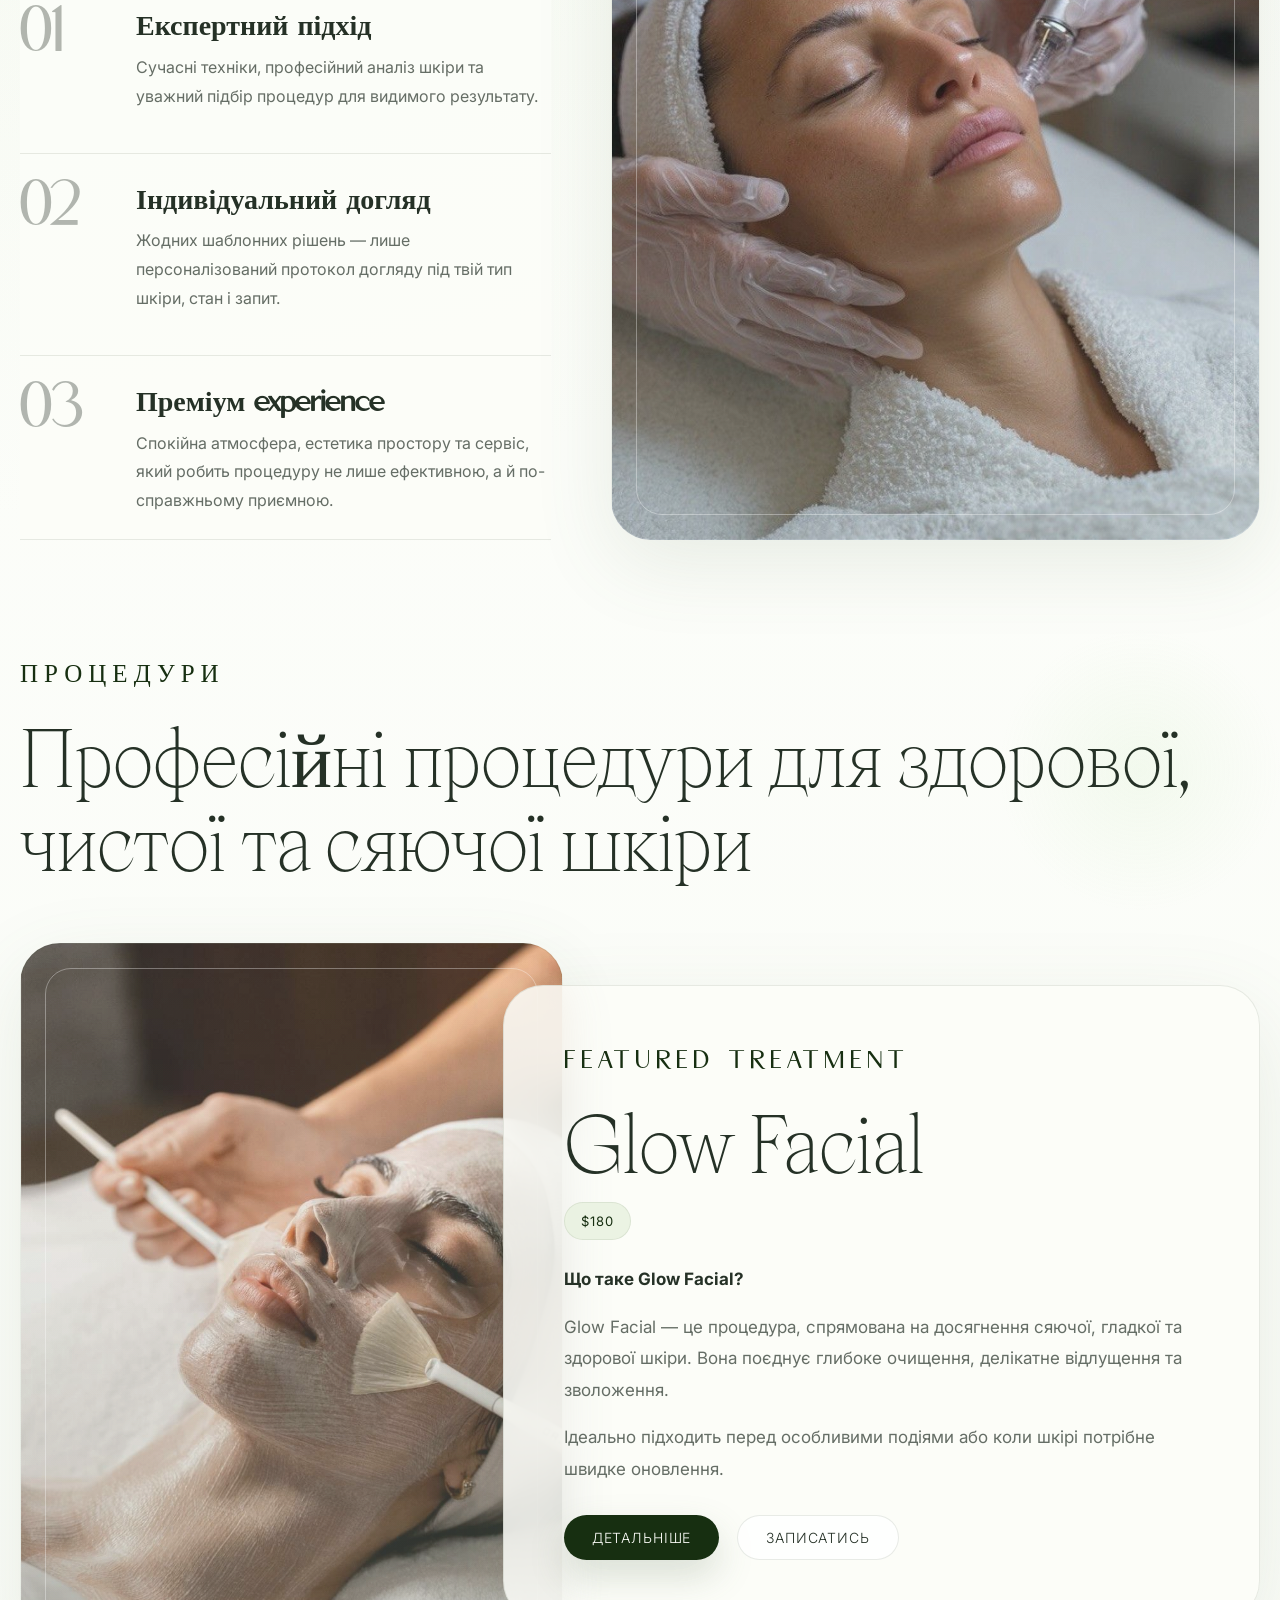
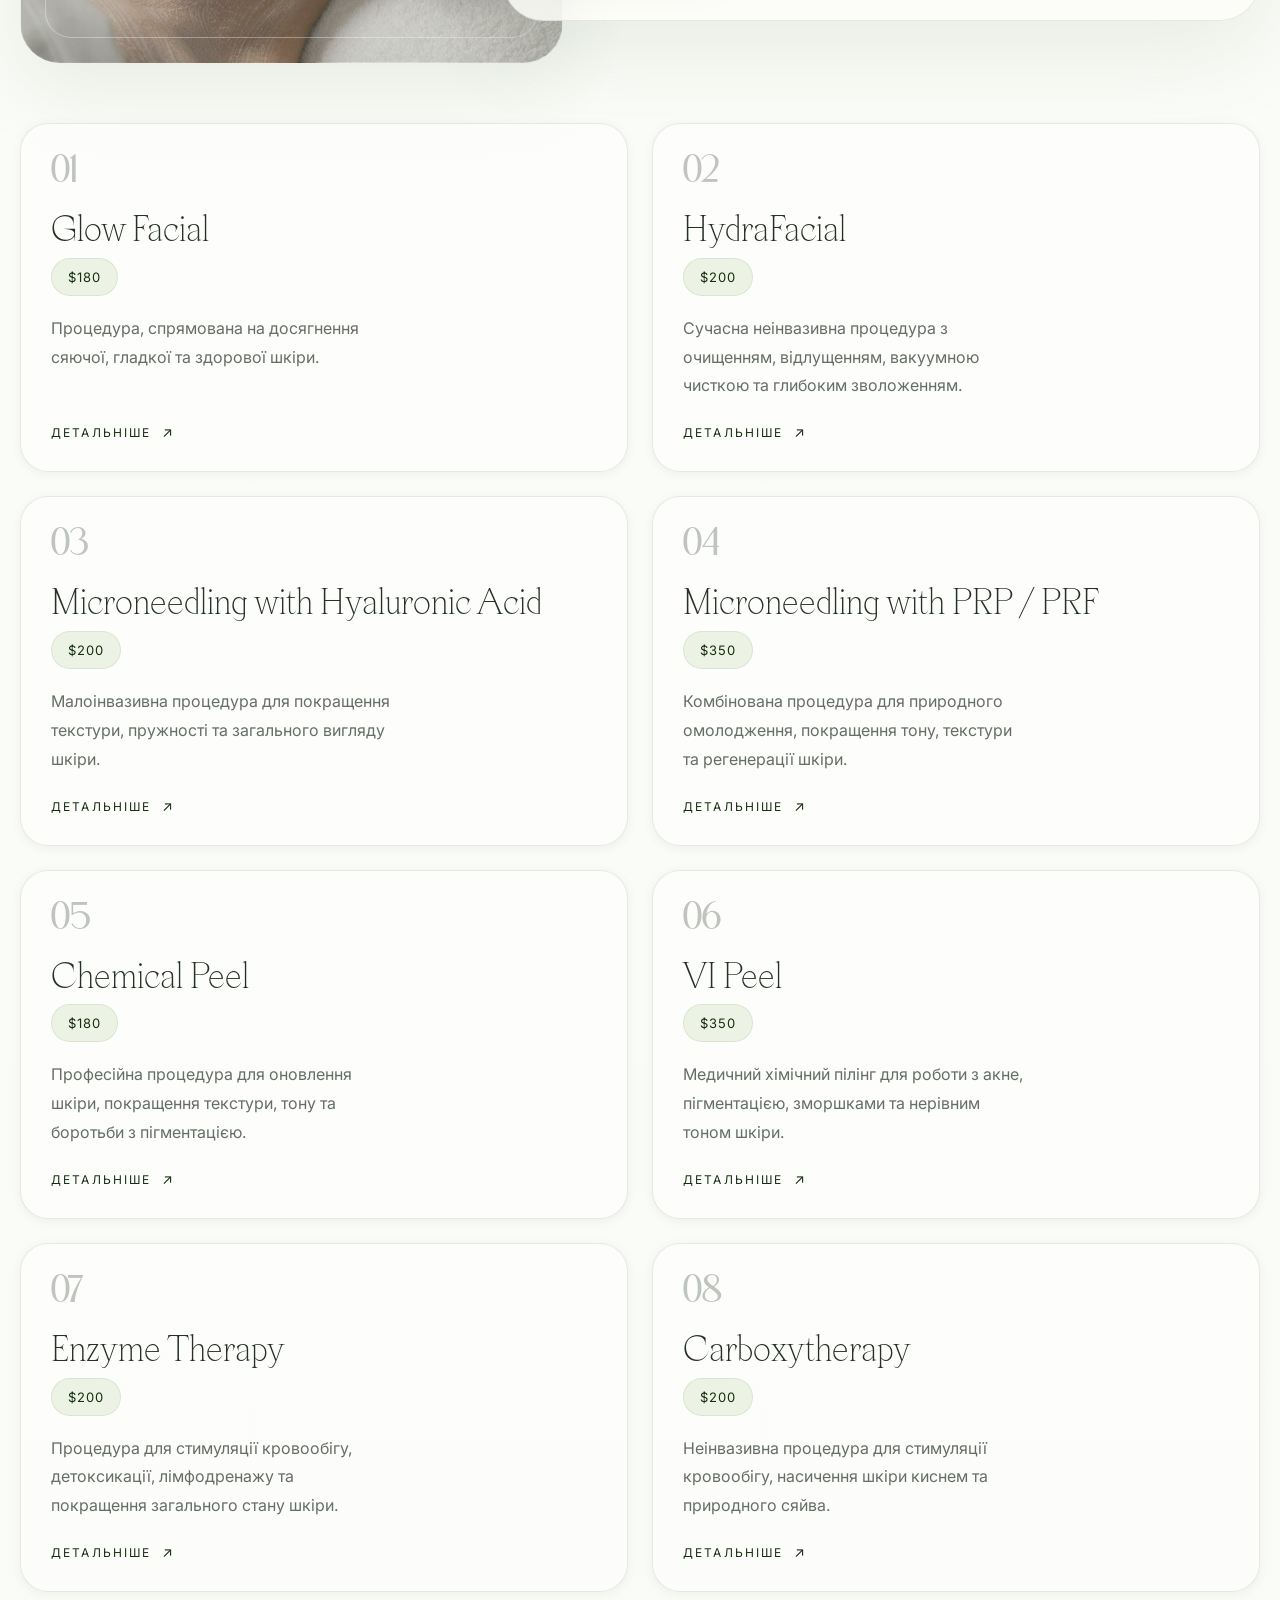
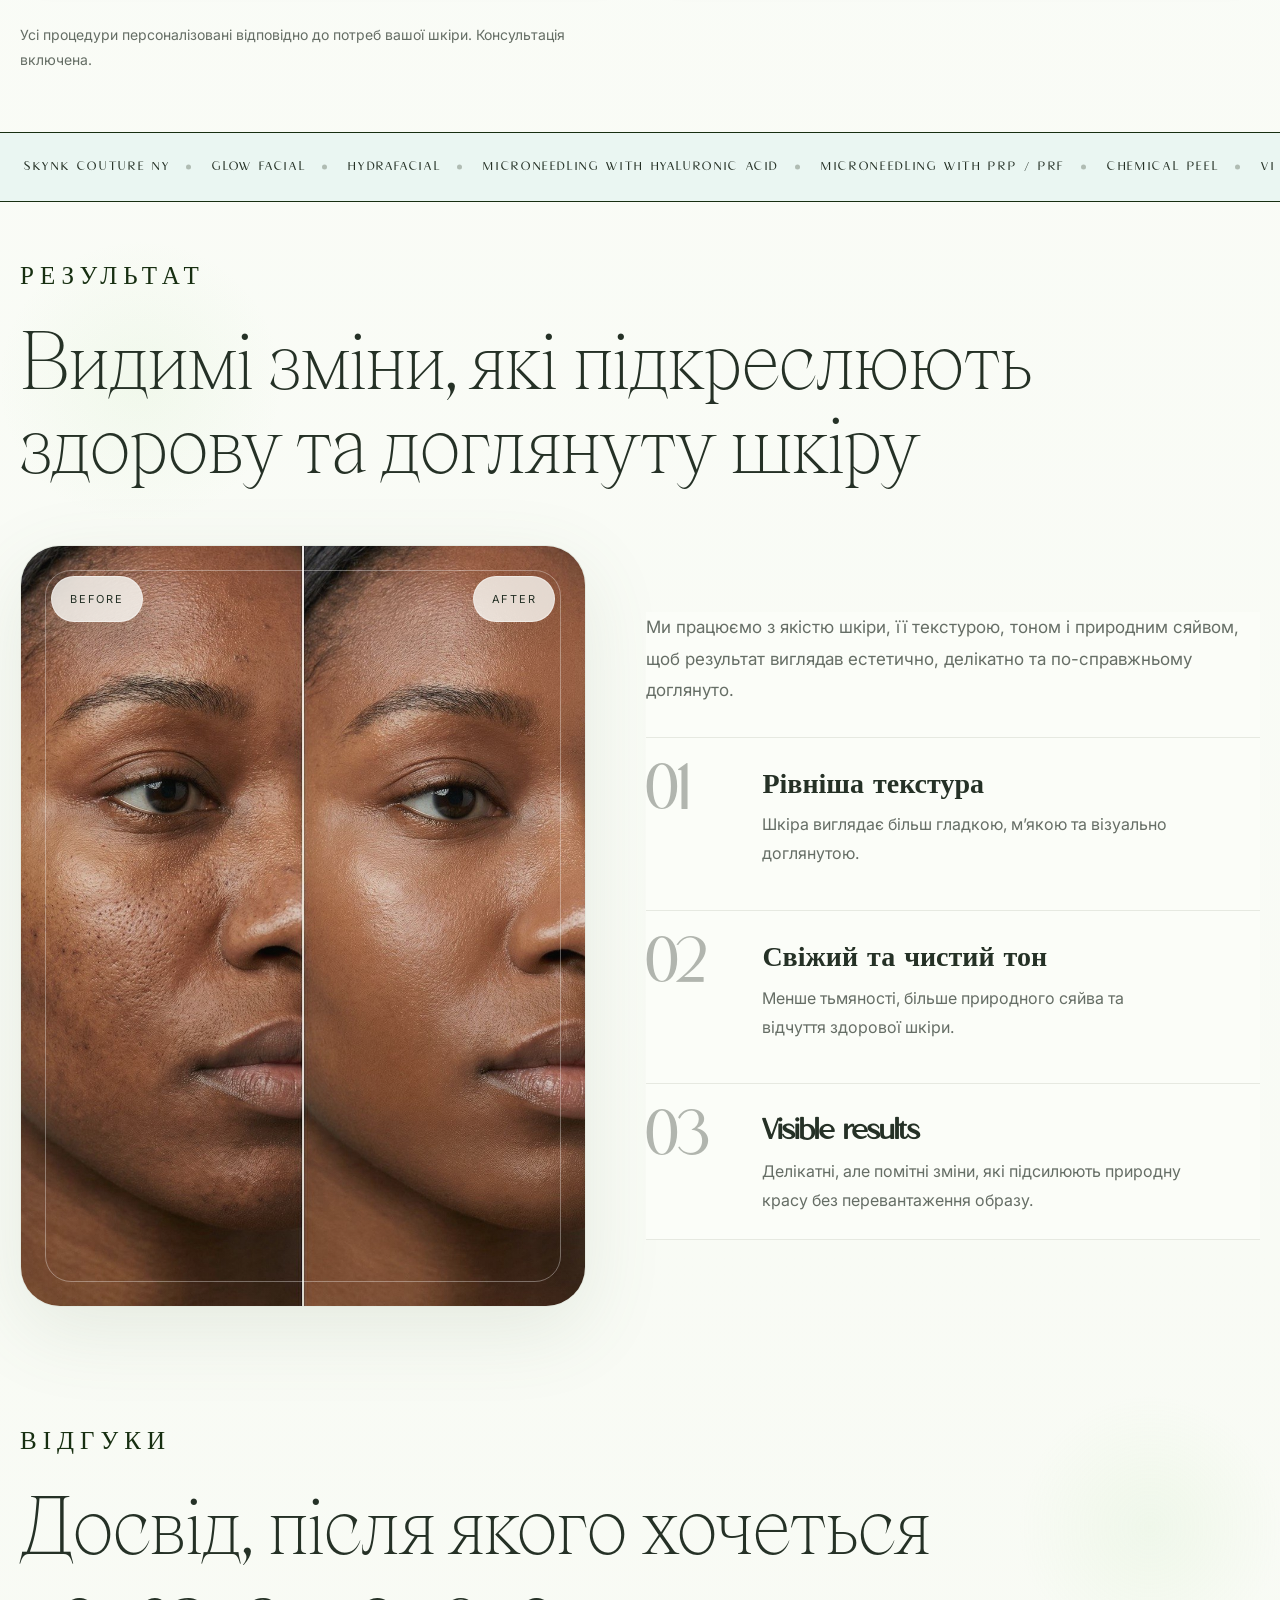
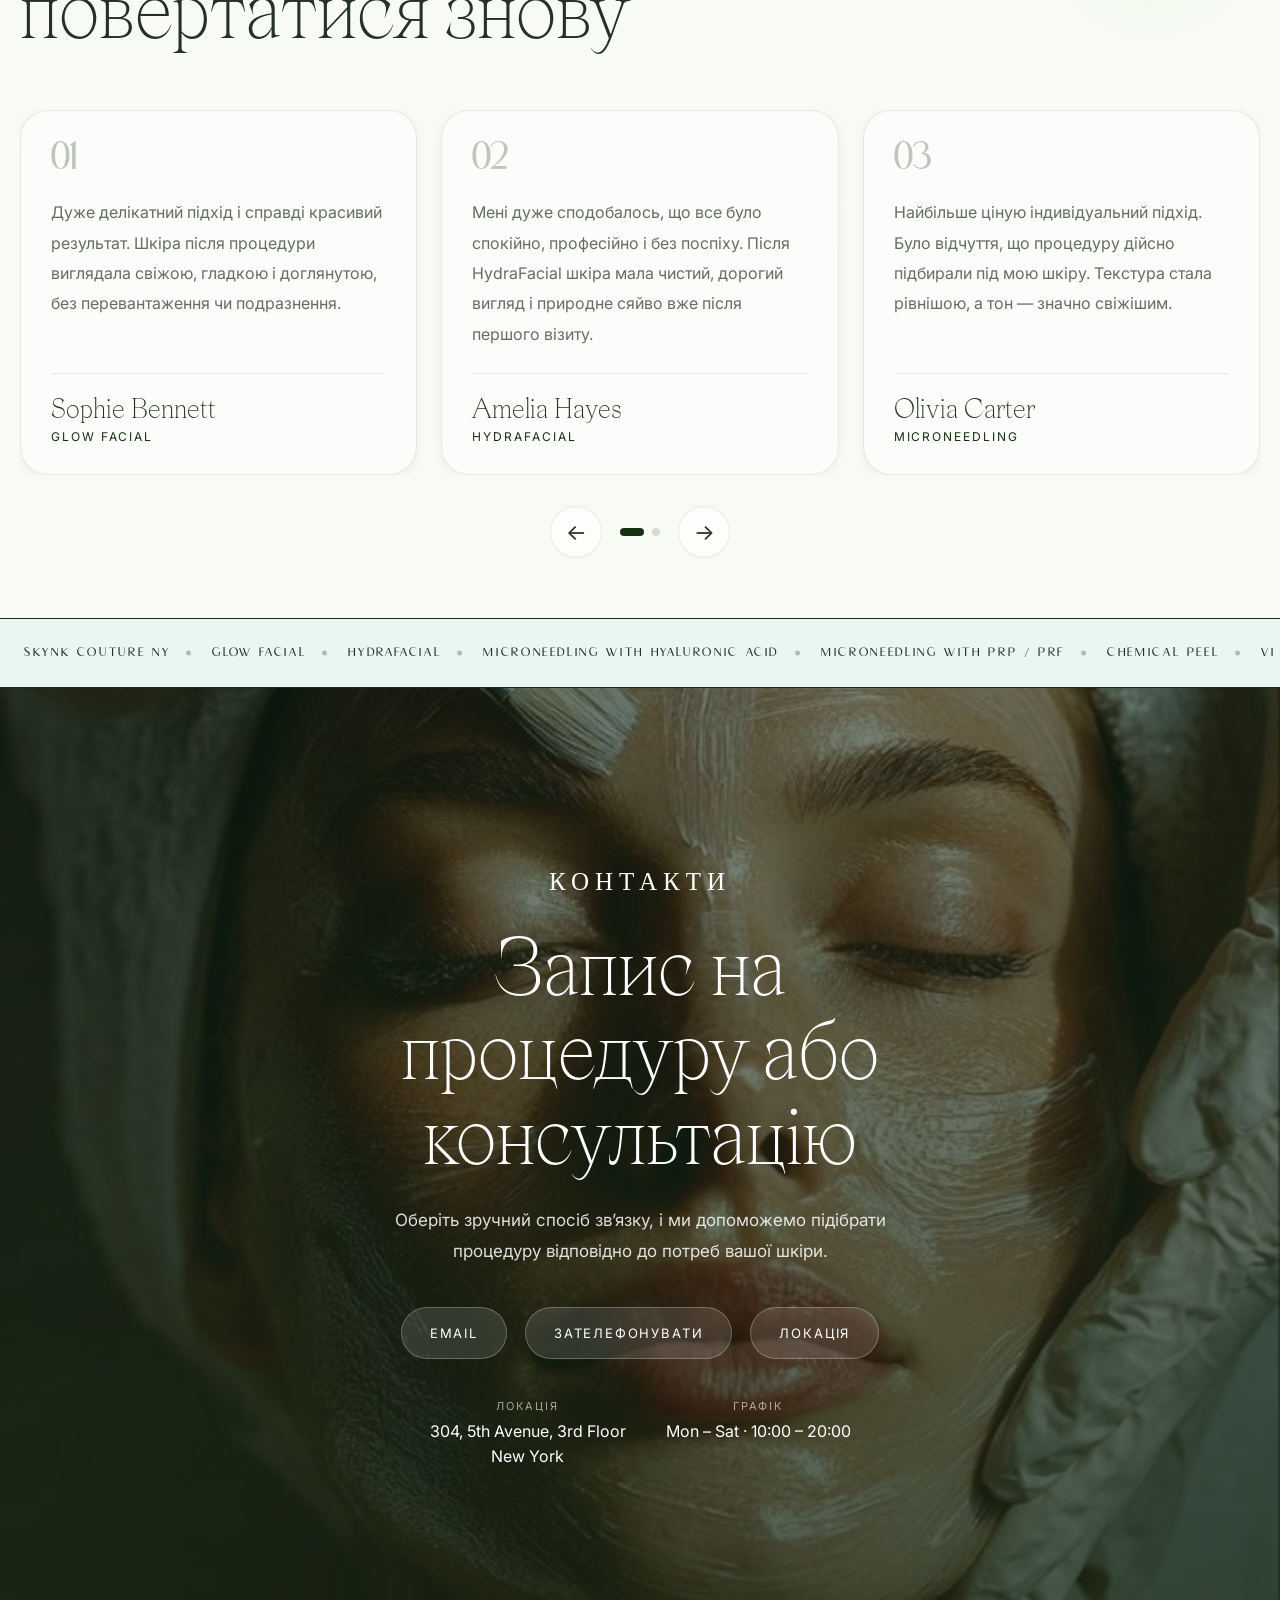
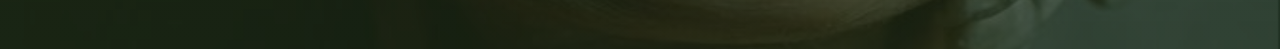
<file: ua.html>
<!doctype html>
<html lang="uk">
  <head>
    <meta charset="UTF-8" />
    <meta name="viewport" content="width=device-width, initial-scale=1.0" />
    <title>Skin Couture NY — Luxury Aesthetic Treatments</title>
    <meta
      name="description"
      content="Преміальний догляд за шкірою в Skin Couture NY. Сучасна косметологія, естетика та видимі результати."
    />
    <link
      href="https://fonts.googleapis.com/css2?family=Inter:wght@300;400;500;600;700&family=Playfair+Display:wght@400;500;600&display=swap"
      rel="stylesheet"
    />
    <link rel="stylesheet" href="style.css" />
  </head>
  <body>
    <header class="site-header">
      <div class="container header-inner">
        <a href="#hero" class="logo" aria-label="Skin Couture NY">
          <span class="logo-mark"> SC </span>
          <span class="logo-text-wrap">
            <span class="logo-title">Skin Couture NY</span>
            <span class="logo-subtitle">Aesthetic skin studio</span>
          </span>
        </a>

        <button
          class="nav-toggle"
          type="button"
          aria-label="Відкрити меню"
          aria-expanded="false"
          aria-controls="site-nav"
        >
          <span></span>
          <span></span>
          <span></span>
        </button>

        <nav class="site-nav" id="site-nav" aria-label="Основна навігація">
          <ul class="nav-list">
            <li><a href="#about">Про нас</a></li>
            <li><a href="#procedures">Процедури</a></li>
            <li><a href="#results">Результати</a></li>
            <li><a href="#reviews">Відгуки</a></li>
            <li><a href="#contacts">Контакти</a></li>
          </ul>

          <div class="nav-actions">
            <a href="index.html" class="lang-switch" aria-label="Змінити мову"
              >UA / EN</a
            >
            <a href="#contacts" class="btn btn-primary">Консультація</a>
          </div>
        </nav>
      </div>
    </header>

    <main>
      <section class="hero section" id="hero">
        <div class="container hero-shell">
          <div class="hero-stage">
            <div class="hero-media" aria-hidden="true">
              <div class="hero-media-glow hero-media-glow-one"></div>
              <div class="hero-media-glow hero-media-glow-two"></div>
              <div class="hero-photo-frame">
                <div class="hero-photo-overlay"></div>
              </div>
            </div>

            <div class="hero-panel">
              <p class="eyebrow">Skin Couture</p>
              <h1 class="section-title hero-title">
                Selected Brand Statements
              </h1>
              <p class="hero-text">
                Здорова шкіра — найкраща інвестиція в красу. Догляд, створений
                для вас, і результат, який ви побачите відразу.
              </p>

              <div class="hero-actions">
                <a href="#contacts" class="btn btn-primary">Записатись</a>
                <a href="#procedures" class="btn btn-secondary">Процедури</a>
              </div>

              <div class="hero-meta">
                <div class="hero-meta-item">
                  <span class="hero-meta-label">Локація</span>
                  <span class="hero-meta-value">
                    304, 5th Avenue, 3rd Floor<br />
                    New York</span
                  >
                </div>
                <div class="hero-meta-item">
                  <span class="hero-meta-label">Формат</span>
                  <span class="hero-meta-value"
                    >Luxury aesthetic treatments</span
                  >
                </div>
                <div class="hero-meta-item">
                  <span class="hero-meta-label">Підхід</span>
                  <span class="hero-meta-value">Results-driven skincare</span>
                </div>
              </div>
            </div>
          </div>
        </div>
      </section>

      <section class="ticker">
        <div class="ticker__track">
          <span>Skynk Couture NY</span>
          <span>Glow Facial</span>
          <span>HydraFacial</span>
          <span>Microneedling with Hyaluronic Acid</span>
          <span>Microneedling with PRP / PRF</span>
          <span>Chemical Peel</span>
          <span>VI Peel</span>
          <span>Enzyme Therapy</span>
          <span>Carboxytherapy</span>
        </div>
      </section>

      <section class="about section" id="about">
        <div class="container">
          <div class="title">
            <p class="eyebrow">Про нас</p>
            <h2 class="section-title about-title">
              Догляд, де наука та естетика працюють разом
            </h2>
          </div>

          <div class="about-grid">
            <div class="about-content">
              <p class="about-description">
                У Skin Couture NY кожна процедура підбирається індивідуально — з
                урахуванням стану шкіри, її потреб та бажаного результату. Ми
                створюємо преміальний досвід догляду, в якому поєднуються
                експертний підхід, делікатна турбота та естетика сучасної
                косметології.
              </p>

              <div class="about-points">
                <article class="about-point">
                  <span class="about-point__number">01</span>
                  <div class="about-point__body">
                    <h3 class="about-point__title">Експертний підхід</h3>
                    <p class="about-point__text">
                      Сучасні техніки, професійний аналіз шкіри та уважний
                      підбір процедур для видимого результату.
                    </p>
                  </div>
                </article>

                <article class="about-point">
                  <span class="about-point__number">02</span>
                  <div class="about-point__body">
                    <h3 class="about-point__title">Індивідуальний догляд</h3>
                    <p class="about-point__text">
                      Жодних шаблонних рішень — лише персоналізований протокол
                      догляду під твій тип шкіри, стан і запит.
                    </p>
                  </div>
                </article>

                <article class="about-point">
                  <span class="about-point__number">03</span>
                  <div class="about-point__body">
                    <h3 class="about-point__title">Преміум experience</h3>
                    <p class="about-point__text">
                      Спокійна атмосфера, естетика простору та сервіс, який
                      робить процедуру не лише ефективною, а й по-справжньому
                      приємною.
                    </p>
                  </div>
                </article>
              </div>
            </div>

            <div class="about-media">
              <div class="about-media__frame">
                <div class="about-media__overlay"></div>
              </div>
            </div>
          </div>
        </div>
      </section>

      <section class="procedures section" id="procedures">
        <div class="container">
          <div class="title procedures-title-wrap">
            <p class="eyebrow">Процедури</p>
            <h2 class="section-title procedures-title">
              Професійні процедури для здорової, чистої та сяючої шкіри
            </h2>
          </div>

          <div class="procedure-feature">
            <div class="procedure-feature__media">
              <div class="procedure-feature__frame">
                <div class="procedure-feature__overlay"></div>
              </div>
            </div>

            <div class="procedure-feature__panel">
              <p class="eyebrow">Featured treatment</p>
              <div class="procedure-feature__head">
                <h3 class="section-title procedure-feature__title">
                  Glow Facial
                </h3>
                <span class="procedure-feature__price">$180</span>
              </div>

              <div class="procedure-feature__content">
                <p><strong>Що таке Glow Facial?</strong></p>
                <p>
                  Glow Facial — це процедура, спрямована на досягнення сяючої,
                  гладкої та здорової шкіри. Вона поєднує глибоке очищення,
                  делікатне відлущення та зволоження.
                </p>
                <p>
                  Ідеально підходить перед особливими подіями або коли шкірі
                  потрібне швидке оновлення.
                </p>
              </div>

              <div class="procedure-feature__actions">
                <button
                  class="btn btn-primary"
                  type="button"
                  data-modal="modal-glow"
                >
                  Детальніше
                </button>
                <a href="#contacts" class="btn btn-secondary">Записатись</a>
              </div>
            </div>
          </div>

          <div class="procedures-slider">
            <div class="procedures-grid">
              <article class="procedure-card">
                <span class="procedure-card__number">01</span>
                <div class="procedure-card__top">
                  <h3 class="procedure-card__title">Glow Facial</h3>
                  <span class="procedure-card__price">$180</span>
                </div>
                <p class="procedure-card__text">
                  Процедура, спрямована на досягнення сяючої, гладкої та
                  здорової шкіри.
                </p>
                <button
                  class="procedure-card__link"
                  type="button"
                  data-modal="modal-glow"
                >
                  Детальніше
                </button>
              </article>

              <article class="procedure-card">
                <span class="procedure-card__number">02</span>
                <div class="procedure-card__top">
                  <h3 class="procedure-card__title">HydraFacial</h3>
                  <span class="procedure-card__price">$200</span>
                </div>
                <p class="procedure-card__text">
                  Сучасна неінвазивна процедура з очищенням, відлущенням,
                  вакуумною чисткою та глибоким зволоженням.
                </p>
                <button
                  class="procedure-card__link"
                  type="button"
                  data-modal="modal-hydra"
                >
                  Детальніше
                </button>
              </article>

              <article class="procedure-card">
                <span class="procedure-card__number">03</span>
                <div class="procedure-card__top">
                  <h3 class="procedure-card__title">
                    Microneedling with Hyaluronic Acid
                  </h3>
                  <span class="procedure-card__price">$200</span>
                </div>
                <p class="procedure-card__text">
                  Малоінвазивна процедура для покращення текстури, пружності та
                  загального вигляду шкіри.
                </p>
                <button
                  class="procedure-card__link"
                  type="button"
                  data-modal="modal-micro"
                >
                  Детальніше
                </button>
              </article>

              <article class="procedure-card">
                <span class="procedure-card__number">04</span>
                <div class="procedure-card__top">
                  <h3 class="procedure-card__title">
                    Microneedling with PRP / PRF
                  </h3>
                  <span class="procedure-card__price">$350</span>
                </div>
                <p class="procedure-card__text">
                  Комбінована процедура для природного омолодження, покращення
                  тону, текстури та регенерації шкіри.
                </p>
                <button
                  class="procedure-card__link"
                  type="button"
                  data-modal="modal-prp"
                >
                  Детальніше
                </button>
              </article>

              <article class="procedure-card">
                <span class="procedure-card__number">05</span>
                <div class="procedure-card__top">
                  <h3 class="procedure-card__title">Chemical Peel</h3>
                  <span class="procedure-card__price">$180</span>
                </div>
                <p class="procedure-card__text">
                  Професійна процедура для оновлення шкіри, покращення текстури,
                  тону та боротьби з пігментацією.
                </p>
                <button
                  class="procedure-card__link"
                  type="button"
                  data-modal="modal-peel"
                >
                  Детальніше
                </button>
              </article>

              <article class="procedure-card">
                <span class="procedure-card__number">06</span>
                <div class="procedure-card__top">
                  <h3 class="procedure-card__title">VI Peel</h3>
                  <span class="procedure-card__price">$350</span>
                </div>
                <p class="procedure-card__text">
                  Медичний хімічний пілінг для роботи з акне, пігментацією,
                  зморшками та нерівним тоном шкіри.
                </p>
                <button
                  class="procedure-card__link"
                  type="button"
                  data-modal="modal-vipeel"
                >
                  Детальніше
                </button>
              </article>

              <article class="procedure-card">
                <span class="procedure-card__number">07</span>
                <div class="procedure-card__top">
                  <h3 class="procedure-card__title">Enzyme Therapy</h3>
                  <span class="procedure-card__price">$200</span>
                </div>
                <p class="procedure-card__text">
                  Процедура для стимуляції кровообігу, детоксикації,
                  лімфодренажу та покращення загального стану шкіри.
                </p>
                <button
                  class="procedure-card__link"
                  type="button"
                  data-modal="modal-enzyme"
                >
                  Детальніше
                </button>
              </article>

              <article class="procedure-card">
                <span class="procedure-card__number">08</span>
                <div class="procedure-card__top">
                  <h3 class="procedure-card__title">Carboxytherapy</h3>
                  <span class="procedure-card__price">$200</span>
                </div>
                <p class="procedure-card__text">
                  Неінвазивна процедура для стимуляції кровообігу, насичення
                  шкіри киснем та природного сяйва.
                </p>
                <button
                  class="procedure-card__link"
                  type="button"
                  data-modal="modal-carboxy"
                >
                  Детальніше
                </button>
              </article>
            </div>
          </div>

          <div class="procedures-controls">
            <button
              class="procedures-arrow procedures-arrow--prev"
              type="button"
              aria-label="Попередній слайд"
            >
              ←
            </button>

            <div class="procedures-dots" aria-hidden="true"></div>

            <button
              class="procedures-arrow procedures-arrow--next"
              type="button"
              aria-label="Наступний слайд"
            >
              →
            </button>
          </div>

          <p class="procedures-note">
            Усі процедури персоналізовані відповідно до потреб вашої шкіри.
            Консультація включена.
          </p>
        </div>
      </section>

      <section class="ticker">
        <div class="ticker__track">
          <span>Skynk Couture NY</span>
          <span>Glow Facial</span>
          <span>HydraFacial</span>
          <span>Microneedling with Hyaluronic Acid</span>
          <span>Microneedling with PRP / PRF</span>
          <span>Chemical Peel</span>
          <span>VI Peel</span>
          <span>Enzyme Therapy</span>
          <span>Carboxytherapy</span>
        </div>
      </section>
      <section class="results section" id="results">
        <div class="container">
          <div class="title results-title-wrap">
            <p class="eyebrow">Результат</p>
            <h2 class="section-title results-title">
              Видимі зміни, які підкреслюють здорову та доглянуту шкіру
            </h2>
          </div>

          <div class="results-grid">
            <div class="results-media">
              <div class="results-media__frame">
                <img
                  src="img/results.jpg"
                  alt="Результат догляду до та після процедури"
                  class="results-media__image"
                />
                <div class="results-media__overlay"></div>
                <div class="results-badge results-badge--left">Before</div>
                <div class="results-badge results-badge--right">After</div>
              </div>
            </div>

            <div class="results-content">
              <p class="results-description">
                Ми працюємо з якістю шкіри, її текстурою, тоном і природним
                сяйвом, щоб результат виглядав естетично, делікатно та
                по-справжньому доглянуто.
              </p>

              <div class="results-points">
                <article class="results-point">
                  <span class="results-point__number">01</span>
                  <div class="results-point__body">
                    <h3 class="results-point__title">Рівніша текстура</h3>
                    <p class="results-point__text">
                      Шкіра виглядає більш гладкою, м’якою та візуально
                      доглянутою.
                    </p>
                  </div>
                </article>

                <article class="results-point">
                  <span class="results-point__number">02</span>
                  <div class="results-point__body">
                    <h3 class="results-point__title">Свіжий та чистий тон</h3>
                    <p class="results-point__text">
                      Менше тьмяності, більше природного сяйва та відчуття
                      здорової шкіри.
                    </p>
                  </div>
                </article>

                <article class="results-point">
                  <span class="results-point__number">03</span>
                  <div class="results-point__body">
                    <h3 class="results-point__title">Visible results</h3>
                    <p class="results-point__text">
                      Делікатні, але помітні зміни, які підсилюють природну
                      красу без перевантаження образу.
                    </p>
                  </div>
                </article>
              </div>
            </div>
          </div>
        </div>
      </section>
      <section class="reviews section" id="reviews">
        <div class="container">
          <div class="title reviews-title-wrap">
            <p class="eyebrow">Відгуки</p>
            <h2 class="section-title reviews-title">
              Досвід, після якого хочеться повертатися знову
            </h2>
          </div>

          <div class="reviews-slider">
            <div class="reviews-track">
              <article class="review-card">
                <span class="review-card__number">01</span>
                <p class="review-card__text">
                  Дуже делікатний підхід і справді красивий результат. Шкіра
                  після процедури виглядала свіжою, гладкою і доглянутою, без
                  перевантаження чи подразнення.
                </p>
                <div class="review-card__footer">
                  <span class="review-card__name">Sophie Bennett</span>
                  <span class="review-card__meta">Glow Facial</span>
                </div>
              </article>

              <article class="review-card">
                <span class="review-card__number">02</span>
                <p class="review-card__text">
                  Мені дуже сподобалось, що все було спокійно, професійно і без
                  поспіху. Після HydraFacial шкіра мала чистий, дорогий вигляд і
                  природне сяйво вже після першого візиту.
                </p>
                <div class="review-card__footer">
                  <span class="review-card__name">Amelia Hayes</span>
                  <span class="review-card__meta">HydraFacial</span>
                </div>
              </article>

              <article class="review-card">
                <span class="review-card__number">03</span>
                <p class="review-card__text">
                  Найбільше ціную індивідуальний підхід. Було відчуття, що
                  процедуру дійсно підбирали під мою шкіру. Текстура стала
                  рівнішою, а тон — значно свіжішим.
                </p>
                <div class="review-card__footer">
                  <span class="review-card__name">Olivia Carter</span>
                  <span class="review-card__meta">Microneedling</span>
                </div>
              </article>

              <article class="review-card">
                <span class="review-card__number">04</span>
                <p class="review-card__text">
                  Дуже красивий простір, сервіс і результат. Після курсу
                  процедур шкіра стала помітно більш гладкою, пружною і
                  візуально здоровішою. Все виглядає дуже природно.
                </p>
                <div class="review-card__footer">
                  <span class="review-card__name">Chloe Morgan</span>
                  <span class="review-card__meta">PRP / PRF</span>
                </div>
              </article>

              <article class="review-card">
                <span class="review-card__number">05</span>
                <p class="review-card__text">
                  Після Enzyme Therapy шкіра виглядала дуже свіжою і відпочилою.
                  Сподобалось, що результат м’який, естетичний і без відчуття
                  агресивного втручання.
                </p>
                <div class="review-card__footer">
                  <span class="review-card__name">Emma Sinclair</span>
                  <span class="review-card__meta">Enzyme Therapy</span>
                </div>
              </article>
            </div>
          </div>

          <div class="reviews-controls">
            <button
              class="reviews-arrow reviews-arrow--prev"
              type="button"
              aria-label="Попередній відгук"
            >
              ←
            </button>
            <div class="reviews-dots" aria-hidden="true"></div>
            <button
              class="reviews-arrow reviews-arrow--next"
              type="button"
              aria-label="Наступний відгук"
            >
              →
            </button>
          </div>
        </div>
      </section>
      <section class="ticker">
        <div class="ticker__track">
          <span>Skynk Couture NY</span>
          <span>Glow Facial</span>
          <span>HydraFacial</span>
          <span>Microneedling with Hyaluronic Acid</span>
          <span>Microneedling with PRP / PRF</span>
          <span>Chemical Peel</span>
          <span>VI Peel</span>
          <span>Enzyme Therapy</span>
          <span>Carboxytherapy</span>
        </div>
      </section>
      <section class="contacts section" id="contacts">
        <div class="contacts-bg"></div>

        <div class="container">
          <div class="contacts-shell">
            <div class="title contacts-title-wrap">
              <p class="eyebrow">Контакти</p>
              <h2 class="section-title contacts-title">
                Запис на процедуру або консультацію
              </h2>
            </div>

            <p class="contacts-description">
              Оберіть зручний спосіб зв’язку, і ми допоможемо підібрати
              процедуру відповідно до потреб вашої шкіри.
            </p>

            <div class="contacts-actions">
              <a href="mailto:Skincuture.NY@gmail.com" class="contact-btn">
                <span>Email</span>
              </a>

              <a href="tel:+12018323011" class="contact-btn">
                <span>Зателефонувати</span>
              </a>

              <a
                href="https://maps.google.com/?q=304+5th+Avenue+New+York"
                target="_blank"
                class="contact-btn"
              >
                <span>Локація</span>
              </a>
            </div>

            <div class="contacts-info">
              <div class="contacts-item">
                <span class="contacts-label">Локація</span>
                <span class="contacts-value">
                  304, 5th Avenue, 3rd Floor<br />
                  New York</span
                >
              </div>

              <div class="contacts-item">
                <span class="contacts-label">Графік</span>
                <span class="contacts-value">Mon – Sat · 10:00 – 20:00</span>
              </div>
            </div>
          </div>
        </div>
      </section>
    </main>

    <div class="modal-backdrop" id="modal-backdrop"></div>

    <div class="procedure-modal" id="modal-glow" aria-hidden="true">
      <div class="procedure-modal__dialog">
        <button
          class="procedure-modal__close"
          type="button"
          aria-label="Закрити"
        >
          ×
        </button>
        <p class="eyebrow">Glow Facial</p>
        <h3 class="section-title procedure-modal__title">Glow Facial</h3>
        <div class="procedure-modal__content">
          <p>
            Glow Facial — це процедура, спрямована на досягнення сяючої, гладкої
            та здорової шкіри. Вона поєднує глибоке очищення, делікатне
            відлущення та зволоження.
          </p>
          <p>
            Ідеально підходить перед подіями або коли шкірі потрібне швидке
            оновлення.
          </p>

          <p><strong>Що входить у процедуру?</strong></p>
          <ul>
            <li>Діагностика шкіри</li>
            <li>Глибоке очищення</li>
            <li>Відлущення</li>
            <li>Чистка пор</li>
            <li>Маска</li>
            <li>Сироватка та крем</li>
            <li>SPF захист</li>
          </ul>

          <p><strong>Переваги Glow Facial</strong></p>
          <ul>
            <li>Миттєве сяйво шкіри</li>
            <li>Очищення пор</li>
            <li>Покращення текстури</li>
            <li>Зволоження</li>
            <li>Здоровий вигляд</li>
            <li>Релакс ефект</li>
          </ul>

          <p><strong>Кому підходить?</strong></p>
          <p>
            Для всіх типів шкіри, особливо тьмяної, зневодненої та перед
            подіями.
          </p>

          <p><strong>Результат</strong></p>
          <p>
            Після першої процедури шкіра виглядає свіжою та сяючою. При
            регулярному догляді результат стає довготривалим.
          </p>
        </div>
      </div>
    </div>

    <div class="procedure-modal" id="modal-hydra" aria-hidden="true">
      <div class="procedure-modal__dialog">
        <button
          class="procedure-modal__close"
          type="button"
          aria-label="Закрити"
        >
          ×
        </button>
        <p class="eyebrow">HydraFacial</p>
        <h3 class="section-title procedure-modal__title">HydraFacial</h3>
        <div class="procedure-modal__content">
          <p>
            HydraFacial — це сучасна неінвазивна процедура, яка поєднує
            очищення, відлущення, вакуумну чистку та глибоке зволоження за
            допомогою спеціальних сироваток.
          </p>
          <p>Процедура дає миттєвий результат без періоду відновлення.</p>

          <p><strong>Що входить у процедуру?</strong></p>
          <ul>
            <li>Діагностика шкіри</li>
            <li>Глибоке очищення та відлущення</li>
            <li>Легкий кислотний пілінг</li>
            <li>Безболісна вакуумна чистка</li>
            <li>Насичення шкіри сироватками</li>
            <li>Крем та SPF захист</li>
          </ul>

          <p><strong>Переваги HydraFacial</strong></p>
          <ul>
            <li>Миттєве сяйво та зволоження</li>
            <li>Глибоке очищення пор</li>
            <li>Покращення тону і текстури шкіри</li>
            <li>Зменшення дрібних зморшок</li>
            <li>Безболісна процедура без реабілітації</li>
            <li>Підходить навіть для чутливої шкіри</li>
          </ul>

          <p><strong>Кому підходить?</strong></p>
          <p>
            Підходить для всіх типів шкіри, особливо зневодненої, проблемної,
            тьмяної або перед важливими подіями.
          </p>

          <p><strong>Результат</strong></p>
          <p>
            Вже після першої процедури шкіра виглядає чистою, гладкою та сяючою.
            При регулярному догляді значно покращується стан шкіри.
          </p>
        </div>
      </div>
    </div>

    <div class="procedure-modal" id="modal-micro" aria-hidden="true">
      <div class="procedure-modal__dialog">
        <button
          class="procedure-modal__close"
          type="button"
          aria-label="Закрити"
        >
          ×
        </button>
        <p class="eyebrow">Microneedling</p>
        <h3 class="section-title procedure-modal__title">Microneedling</h3>
        <div class="procedure-modal__content">
          <p><strong>Що таке мікронідлінг?</strong></p>
          <p>
            Мікронідлінг — це малоінвазивна процедура, яка використовує тонкі
            голки для створення мікропошкоджень шкіри, стимулюючи вироблення
            колагену та еластину.
          </p>
          <p>
            Допомагає покращити текстуру, пружність і загальний вигляд шкіри.
          </p>

          <p><strong>Що входить у процедуру?</strong></p>
          <ul>
            <li>Консультація та аналіз шкіри</li>
            <li>Очищення та підготовка</li>
            <li>Процедура мікронідлінгу професійним апаратом</li>
            <li>Нанесення активних сироваток</li>
            <li>Заспокійливий та зволожуючий догляд</li>
            <li>SPF захист</li>
          </ul>

          <p><strong>Переваги мікронідлінгу</strong></p>
          <ul>
            <li>Стимуляція колагену та еластину</li>
            <li>Покращення текстури і тону шкіри</li>
            <li>Зменшення зморшок</li>
            <li>Зменшення постакне і пор</li>
            <li>Підвищення пружності шкіри</li>
            <li>Омолодження шкіри</li>
          </ul>

          <p><strong>Кому підходить?</strong></p>
          <p>
            Підходить при постакне, нерівній текстурі, зморшках, розширених
            порах та тьмяній шкірі.
          </p>

          <p><strong>Результат</strong></p>
          <p>
            Шкіра стає більш гладкою, пружною та сяючою. Найкращий ефект
            досягається курсом процедур.
          </p>
        </div>
      </div>
    </div>
    <div class="procedure-modal" id="modal-prp" aria-hidden="true">
      <div class="procedure-modal__dialog">
        <button
          class="procedure-modal__close"
          type="button"
          aria-label="Закрити"
        >
          ×
        </button>
        <p class="eyebrow">PRP / PRF</p>
        <h3 class="section-title procedure-modal__title">
          Microneedling with PRP / PRF
        </h3>
        <div class="procedure-modal__content">
          <p><strong>Що таке PRP?</strong></p>
          <p>
            PRP (плазма, збагачена тромбоцитами) — це процедура, яка
            використовує власну плазму крові з високою концентрацією факторів
            росту для регенерації шкіри.
          </p>
          <p>Стимулює вироблення колагену та покращує стан шкіри.</p>

          <p><strong>Що таке PRF?</strong></p>
          <p>
            PRF (плазма з фібрином) — це вдосконалена версія PRP з більш високою
            концентрацією активних компонентів та повільним вивільненням
            факторів росту.
          </p>
          <p>Забезпечує більш тривалий ефект та покращує якість шкіри.</p>

          <p><strong>Що таке мікронідлінг з PRP/PRF?</strong></p>
          <p>
            Це комбінована процедура, яка поєднує мікронідлінг із PRP або PRF
            для максимального омолодження шкіри.
          </p>

          <p><strong>Що входить у процедуру?</strong></p>
          <ul>
            <li>Консультація та аналіз шкіри</li>
            <li>Забір крові та підготовка PRP/PRF</li>
            <li>Очищення та підготовка шкіри</li>
            <li>Мікронідлінг</li>
            <li>Нанесення PRP/PRF</li>
            <li>Заспокійливий догляд</li>
            <li>SPF захист</li>
          </ul>

          <p><strong>Переваги</strong></p>
          <ul>
            <li>Стимуляція колагену</li>
            <li>Покращення текстури та тону шкіри</li>
            <li>Зменшення зморшок</li>
            <li>Зменшення постакне</li>
            <li>Підвищення пружності</li>
            <li>Природне омолодження</li>
          </ul>

          <p><strong>Кому підходить?</strong></p>
          <p>
            Підходить для вікової шкіри, постакне, нерівної текстури або для
            природного омолодження.
          </p>

          <p><strong>Результат</strong></p>
          <p>
            Шкіра стає більш гладкою, пружною та сяючою. Найкращий ефект
            досягається курсом процедур.
          </p>
        </div>
      </div>
    </div>

    <div class="procedure-modal" id="modal-peel" aria-hidden="true">
      <div class="procedure-modal__dialog">
        <button
          class="procedure-modal__close"
          type="button"
          aria-label="Закрити"
        >
          ×
        </button>
        <p class="eyebrow">Chemical Peel</p>
        <h3 class="section-title procedure-modal__title">Chemical Peel</h3>
        <div class="procedure-modal__content">
          <p><strong>Що таке хімічний пілінг?</strong></p>
          <p>
            Хімічний пілінг — це професійна процедура, яка використовує кислоти
            для відлущення шкіри, видалення мертвих клітин та стимуляції
            оновлення.
          </p>
          <p>Вона покращує текстуру, тон і загальний стан шкіри.</p>

          <p><strong>Переваги хімічного пілінгу</strong></p>
          <ul>
            <li>Покращення текстури шкіри</li>
            <li>Зменшення пігментації</li>
            <li>Боротьба з акне та постакне</li>
            <li>Стимуляція колагену</li>
            <li>Освітлення та оновлення шкіри</li>
          </ul>

          <p><strong>Що входить у процедуру?</strong></p>
          <ul>
            <li>Консультація</li>
            <li>Нанесення пілінгу</li>
            <li>Рекомендації після процедури</li>
            <li>Процес лущення протягом кількох днів</li>
          </ul>

          <p><strong>Кому підходить?</strong></p>
          <p>
            Підходить для проблемної, пігментованої, тьмяної шкіри та при
            вікових змінах.
          </p>

          <p><strong>Результат</strong></p>
          <p>
            Після процедури шкіра поступово оновлюється, стає більш гладкою,
            чистою та сяючою.
          </p>
        </div>
      </div>
    </div>

    <div class="procedure-modal" id="modal-vipeel" aria-hidden="true">
      <div class="procedure-modal__dialog">
        <button
          class="procedure-modal__close"
          type="button"
          aria-label="Закрити"
        >
          ×
        </button>
        <p class="eyebrow">VI Peel</p>
        <h3 class="section-title procedure-modal__title">VI Peel</h3>
        <div class="procedure-modal__content">
          <p><strong>Що таке VI Peel?</strong></p>
          <p>
            VI Peel — це медичний хімічний пілінг, який працює з акне,
            пігментацією, зморшками та нерівним тоном шкіри.
          </p>
          <p>Проникає глибше в шкіру, забезпечуючи виражений результат.</p>

          <p><strong>Що входить у процедуру?</strong></p>
          <ul>
            <li>Консультація</li>
            <li>Нанесення пілінгу</li>
            <li>Рекомендації після процедури</li>
            <li>Процес лущення протягом кількох днів</li>
          </ul>

          <p><strong>Кому підходить?</strong></p>
          <p>
            Підходить для проблемної, пігментованої, тьмяної шкіри та при
            вікових змінах.
          </p>

          <p><strong>Результат</strong></p>
          <p>
            Після процедури шкіра поступово оновлюється, стає більш гладкою,
            чистою та сяючою.
          </p>
        </div>
      </div>
    </div>

    <div class="procedure-modal" id="modal-enzyme" aria-hidden="true">
      <div class="procedure-modal__dialog">
        <button
          class="procedure-modal__close"
          type="button"
          aria-label="Закрити"
        >
          ×
        </button>
        <p class="eyebrow">Enzyme Therapy</p>
        <h3 class="section-title procedure-modal__title">Enzyme Therapy</h3>
        <div class="procedure-modal__content">
          <p><strong>Що таке ферментотерапія?</strong></p>
          <p>
            Ферментотерапія — це професійна процедура, яка використовує
            натуральні ферменти для стимуляції кровообігу, насичення шкіри
            киснем та детоксикації.
          </p>
          <p>Допомагає відновити функції шкіри та покращити її стан.</p>

          <p><strong>Що входить у процедуру?</strong></p>
          <ul>
            <li>Консультація та аналіз шкіри</li>
            <li>Очищення та підготовка</li>
            <li>Нанесення ферментної маски</li>
            <li>Стимуляція кровообігу та лімфодренаж</li>
            <li>Завершальний догляд</li>
            <li>SPF захист</li>
          </ul>

          <p><strong>Переваги ферментотерапії</strong></p>
          <ul>
            <li>Покращення кровообігу</li>
            <li>Насичення шкіри киснем</li>
            <li>Детоксикація та лімфодренаж</li>
            <li>Зменшення набряків</li>
            <li>Покращення тону та текстури</li>
            <li>Загальне оздоровлення шкіри</li>
          </ul>

          <p><strong>Кому підходить?</strong></p>
          <p>
            Підходить для всіх типів шкіри, особливо тьмяної, проблемної та
            втомленої.
          </p>

          <p><strong>Результат</strong></p>
          <p>
            Після процедури шкіра виглядає більш свіжою, підтягнутою та сяючою.
            Регулярні процедури покращують загальний стан шкіри.
          </p>
        </div>
      </div>
    </div>

    <div class="procedure-modal" id="modal-carboxy" aria-hidden="true">
      <div class="procedure-modal__dialog">
        <button
          class="procedure-modal__close"
          type="button"
          aria-label="Закрити"
        >
          ×
        </button>
        <p class="eyebrow">Carboxytherapy</p>
        <h3 class="section-title procedure-modal__title">Carboxytherapy</h3>
        <div class="procedure-modal__content">
          <p><strong>Що таке карбоксітерапія?</strong></p>
          <p>
            Карбоксітерапія — це неінвазивна процедура, яка використовує
            вуглекислий газ (CO₂) для стимуляції кровообігу, насичення шкіри
            киснем та регенерації.
          </p>
          <p>Вона допомагає омолодити шкіру, покращити тон і загальний стан.</p>

          <p><strong>Що входить у процедуру?</strong></p>
          <ul>
            <li>Консультація та аналіз шкіри</li>
            <li>Очищення та підготовка</li>
            <li>Нанесення карбоксі гелю та маски</li>
            <li>Процес стимуляції CO₂</li>
            <li>Завершальний догляд</li>
            <li>SPF захист</li>
          </ul>

          <p><strong>Переваги карбоксітерапії</strong></p>
          <ul>
            <li>Покращення кровообігу</li>
            <li>Освітлення та вирівнювання тону шкіри</li>
            <li>Зменшення темних кіл та тьмяності</li>
            <li>Стимуляція вироблення колагену</li>
            <li>Підвищення пружності шкіри</li>
            <li>Здорове природне сяйво</li>
          </ul>

          <p><strong>Кому підходить?</strong></p>
          <p>
            Підходить для всіх типів шкіри, особливо тьмяної, втомленої,
            нерівної або вікової.
          </p>

          <p><strong>Результат</strong></p>
          <p>
            Після процедури шкіра виглядає більш свіжою, гладкою та сяючою.
            Регулярні процедури покращують загальний стан шкіри.
          </p>
        </div>
      </div>
    </div>
    <script src="app.js"></script>
  </body>
</html>
</file>
<file: style.css>
@font-face {
  font-family: "Apollo";
  src: url("./fonts/APOLLO.otf") format("opentype");
  font-weight: 400;
  font-style: normal;
  font-display: swap;
}

@font-face {
  font-family: "ApocLCT";
  src: url("./fonts/ApocLCT.otf") format("opentype");
  font-weight: 400;
  font-style: normal;
  font-display: swap;
}

:root {
  --color-white: #fcfdf9;
  --color-white-soft: #f6faf3;
  --color-green-050: #f4f8ef;
  --color-green-100: #eaf2e2;
  --color-green-200: #dfead3;
  --color-green-300: #cfdfc0;
  --color-green-500: #b4e1a1;
  --color-green-700: #172f11;
  --color-text: #253126;
  --color-text-soft: rgba(37, 49, 38, 0.7);
  --color-border: rgba(91, 116, 84, 0.14);
  --color-shadow: 0 24px 80px rgba(91, 116, 84, 0.12);

  --radius-sm: 18px;
  --radius-md: 28px;
  --radius-lg: 40px;
  --container-width: 1240px;

  --space-30: 30px;
  --space-60: 60px;
  --space-90: 90px;
  --header-height: 96px;
}

* {
  box-sizing: border-box;
  margin: 0;
  padding: 0;
}

html {
  scroll-behavior: smooth;
}

body {
  min-width: 320px;
  font-family: "Inter", Arial, sans-serif;
  color: var(--color-text);
  background:
    radial-gradient(
      circle at top left,
      rgba(223, 234, 211, 0.6),
      transparent 26%
    ),
    linear-gradient(180deg, #fdfefb 0%, #f7faf3 100%);
}

body.menu-open {
  overflow: hidden;
}

a {
  color: inherit;
  text-decoration: none;
}

img {
  display: block;
  max-width: 100%;
}

button {
  font: inherit;
  border: none;
  background: none;
  cursor: pointer;
}

ul {
  list-style: none;
}

.container {
  width: min(100% - 40px, var(--container-width));
  margin: 0 auto;
}

.section {
  padding: var(--space-60) 0;
}

.section-title {
  font-family: "ApocLCT", "Times New Roman", serif;
  font-size: clamp(30px, 6vw, 80px);
  line-height: 1.1;
  font-weight: 300;
}

.site-header {
  position: sticky;
  top: 0;
  z-index: 40;
  backdrop-filter: blur(18px);
  background: rgba(252, 253, 249, 0.74);
  border-bottom: 1px solid rgba(91, 116, 84, 0.08);
}

.header-inner {
  min-height: var(--header-height);
  display: flex;
  align-items: center;
  justify-content: space-between;
  gap: var(--space-30);
}

.logo {
  display: inline-flex;
  align-items: center;
  gap: 16px;
  flex-shrink: 0;
}

.logo-mark {
  position: relative;
  display: grid;
  place-items: center;
  font-size: 60px;
  font-family: "Apollo", "Times New Roman", serif;
}

.logo-text-wrap {
  display: flex;
  flex-direction: column;
  gap: 4px;
}

.logo-title {
  font-family: "Apollo", "Times New Roman", serif;
  font-size: 25px;
  font-weight: 700;
  letter-spacing: 0.08em;
  text-transform: uppercase;
}

.logo-subtitle {
  font-size: 11px;
  letter-spacing: 0.18em;
  text-transform: uppercase;
  color: var(--color-text-soft);
}

.site-nav,
.nav-list,
.nav-actions {
  display: flex;
  align-items: center;
}

.site-nav {
  gap: var(--space-30);
}

.nav-list,
.nav-actions {
  gap: var(--space-30);
}

.nav-list a,
.lang-switch {
  position: relative;
  font-size: 14px;
  text-transform: uppercase;
  color: var(--color-text-soft);
  transition: color 0.25s ease;
}

.nav-list a::after,
.lang-switch::after {
  content: "";
  position: absolute;
  left: 0;
  bottom: -6px;
  width: 100%;
  height: 1px;
  background: var(--color-green-700);
  transform: scaleX(0);
  transform-origin: center;
  transition: transform 0.25s ease;
}

.nav-list a:hover,
.lang-switch:hover {
  color: var(--color-text);
}

.nav-list a:hover::after,
.lang-switch:hover::after {
  transform: scaleX(1);
}

.btn {
  position: relative;
  overflow: hidden;
  min-height: 45px;
  padding: 0 28px;
  display: inline-flex;
  align-items: center;
  justify-content: center;
  border-radius: 999px;
  font-size: 14px;
  font-weight: 300;
  letter-spacing: 0.06em;
  text-transform: uppercase;
  transition: all 0.3s ease;
}

.btn-primary {
  color: var(--color-white);
  background: var(--color-green-700);
  box-shadow: 0 16px 36px rgba(91, 116, 84, 0.22);
}

.btn-secondary {
  color: var(--color-text);
  border: 1px solid var(--color-border);
  background: rgba(255, 255, 255, 0.75);
}

.btn::after {
  content: "";
  position: absolute;
  top: 0;
  left: -120%;
  width: 60%;
  height: 100%;
  background: linear-gradient(
    120deg,
    transparent,
    rgba(255, 255, 255, 0.5),
    transparent
  );
  transform: skewX(-20deg);
}

.btn-primary:hover {
  background: linear-gradient(135deg, var(--color-green-700));
  box-shadow: 0 20px 45px rgba(91, 116, 84, 0.28);
}

.btn:hover::after {
  left: 120%;
  transition: left 0.6s ease;
}

.hero {
  min-height: max-content;
  display: flex;
  align-items: center;
  padding-top: var(--space-60);
  padding-bottom: var(--space-90);
}

.hero-stage {
  display: grid;
  grid-template-columns: minmax(340px, 0.95fr) minmax(0, 1.05fr);
  align-items: center;
  gap: var(--space-60);
}

.hero-media {
  position: relative;
  min-height: 720px;
}

.hero-media-glow {
  position: absolute;
  border-radius: 50%;
  filter: blur(10px);
  opacity: 0.9;
}

.hero-media-glow-one {
  width: 240px;
  height: 240px;
  top: 40px;
  left: -20px;
  background: rgba(223, 234, 211, 0.9);
}

.hero-media-glow-two {
  width: 200px;
  height: 200px;
  right: -10px;
  bottom: 70px;
  background: rgba(207, 223, 192, 0.7);
}

.hero-photo-frame {
  position: relative;
  height: 100%;
  min-height: 720px;
  border-radius: var(--radius-lg);
  overflow: hidden;
  border: 1px solid rgba(91, 116, 84, 0.12);
  box-shadow: var(--color-shadow);
  background:
    linear-gradient(
      180deg,
      rgba(255, 255, 255, 0.05),
      rgba(255, 255, 255, 0.18)
    ),
    linear-gradient(
      160deg,
      rgba(234, 242, 226, 0.1),
      rgba(255, 255, 255, 0.05)
    ),
    url("img/hero.jpg") center/cover no-repeat;
}

.hero-photo-frame::after {
  content: "";
  position: absolute;
  inset: 0;
  background: linear-gradient(
    90deg,
    rgba(20, 30, 20, 0.55) 0%,
    rgba(20, 30, 20, 0.35) 35%,
    rgba(20, 30, 20, 0.12) 60%,
    rgba(20, 30, 20, 0) 85%
  );
  z-index: 1;
}

.hero-photo-overlay {
  position: absolute;
  inset: 30px;
  border-radius: calc(var(--radius-lg) - 14px);
  border: 1px solid rgba(255, 255, 255, 0.34);
  z-index: 1;
}

.hero-panel {
  position: relative;
  z-index: 2;
  margin-left: -120px;
  padding: 60px;
  border-radius: var(--radius-lg);
  background: rgba(252, 253, 249, 0.82);
  backdrop-filter: blur(22px);
  -webkit-backdrop-filter: blur(22px);
  border: 1px solid rgba(91, 116, 84, 0.14);
  box-shadow: 0 28px 90px rgba(91, 116, 84, 0.12);
}

.eyebrow {
  margin-bottom: 24px;
  font-size: 25px;
  letter-spacing: 0.24em;
  text-transform: uppercase;
  color: var(--color-green-700);
  font-family: "Apollo", "Times New Roman", serif;
}

.hero-title {
  margin-bottom: 30px;
}

.hero-text {
  max-width: 560px;
  margin-bottom: 30px;
  font-size: 18px;
  line-height: 1.8;
  color: var(--color-text-soft);
  font-family: "Apollo", "Times New Roman", serif;
}

.hero-actions {
  display: flex;
  flex-wrap: wrap;
  gap: 18px;
  margin-bottom: 30px;
}

.hero-meta {
  display: grid;
  grid-template-columns: repeat(3, minmax(0, 1fr));
  gap: 18px;
}

.hero-meta-item {
  padding-top: 18px;
  border-top: 1px solid rgba(91, 116, 84, 0.14);
  display: flex;
  flex-direction: column;
  gap: 8px;
}

.hero-meta-label {
  font-size: 11px;
  letter-spacing: 0.18em;
  text-transform: uppercase;
  color: var(--color-text-soft);
}

.hero-meta-value {
  font-size: 15px;
  line-height: 1.5;
}

.hero-badge {
  position: absolute;
  z-index: 2;
  display: inline-flex;
  align-items: center;
  min-height: 52px;
  padding: 0 22px;
  border-radius: 999px;
  background: rgba(252, 253, 249, 0.78);
  border: 1px solid rgba(255, 255, 255, 0.42);
  backdrop-filter: blur(14px);
  box-shadow: 0 16px 34px rgba(31, 42, 31, 0.1);
  font-size: 12px;
  letter-spacing: 0.16em;
  text-transform: uppercase;
}

.hero-badge-top {
  top: 30px;
  left: 30px;
}

.hero-badge-bottom {
  right: 30px;
  bottom: 30px;
}

@media (max-width: 1180px) {
  .hero-stage {
    grid-template-columns: 1fr;
  }

  .hero-panel {
    margin-left: 0;
    margin-top: -120px;
    margin-right: 30px;
    margin-left: 30px;
  }
}

@media (max-width: 960px) {
  :root {
    --header-height: 88px;
  }

  .site-nav {
    gap: 20px;
  }

  .nav-list,
  .nav-actions {
    gap: 20px;
  }

  .hero-media,
  .hero-photo-frame {
    min-height: 620px;
  }

  .hero-panel {
    padding: 42px;
  }

  .hero-meta {
    grid-template-columns: 1fr;
  }
}
@media (max-width: 1180px) {
  .logo-title {
    font-size: 18px;
  }
  .nav-list,
  .nav-actions {
    gap: 15px;
  }
  .nav-actions {
    display: none;
  }
}

@media (max-width: 860px) {
  :root {
    --space-60: 48px;
    --space-90: 72px;
  }

  .nav-toggle {
    display: inline-flex;
  }

  .site-nav {
    position: fixed;
    top: var(--header-height);
    left: 20px;
    right: 20px;
    padding: 30px;
    border-radius: 24px;
    background: rgba(252, 253, 249, 0.97);
    border: 1px solid var(--color-border);
    box-shadow: 0 30px 70px rgba(91, 116, 84, 0.16);
    flex-direction: column;
    align-items: flex-start;
    gap: 30px;
    opacity: 0;
    visibility: hidden;
    pointer-events: none;
    transform: translateY(-12px);
    transition:
      opacity 0.25s ease,
      transform 0.25s ease,
      visibility 0.25s ease;
  }

  .site-nav.is-open {
    opacity: 1;
    visibility: visible;
    pointer-events: auto;
    transform: translateY(0);
  }

  .nav-list,
  .nav-actions {
    width: 100%;
    flex-direction: column;
    align-items: flex-start;
  }

  .hero {
    min-height: auto;
    padding-top: 30px;
  }

  .hero-media,
  .hero-photo-frame {
    min-height: 540px;
  }

  .hero-panel {
    margin: -90px 20px 0;
    padding: 36px 30px;
  }
  .nav-actions {
    display: flex;
  }
  .hero-panel::before {
    background: transparent !important;
  }
}

.ticker {
  overflow: hidden;
  border-top: 1px solid var(--color-green-700);
  border-bottom: 1px solid var(--color-green-700);
  background: #eaf6f2;
}

.ticker__track {
  display: flex;
  gap: 42px;
  white-space: nowrap;
  min-height: 68px;
  align-items: center;
  width: max-content;
  animation: tickerMove 28s linear infinite;
  padding-inline: 24px;
}

.ticker__track span {
  position: relative;
  flex-shrink: 0;
  font-size: 12px;
  letter-spacing: 0.22em;
  text-transform: uppercase;
  color: var(--muted);
  font-family: "Apollo", "Times New Roman", serif;
}

.ticker__track span::after {
  content: "";
  position: absolute;
  right: -21px;
  top: 50%;
  width: 5px;
  height: 5px;
  border-radius: 50%;
  transform: translateY(-50%);
  background: rgba(68, 81, 63, 0.35);
}

@keyframes tickerMove {
  from {
    transform: translateX(0);
  }
  to {
    transform: translateX(-50%);
  }
}

@media (max-width: 600px) {
  :root {
    --space-30: 20px;
    --space-60: 30px;
    --space-90: 48px;
    --header-height: 80px;
  }

  .eyebrow {
    font-size: 16px;
  }

  .container {
    width: min(100% - 24px, var(--container-width));
  }

  .header-inner {
    gap: 16px;
  }

  .logo-title {
    font-size: 15px;
  }

  .logo {
    gap: 5px;
  }

  .logo-subtitle {
    font-size: 10px;
    letter-spacing: 0.12em;
  }

  .hero-media,
  .hero-photo-frame {
    min-height: 430px;
  }

  .hero-photo-overlay {
    inset: 18px;
  }

  .hero-badge {
    min-height: 42px;
    padding: 0 16px;
    font-size: 10px;
    letter-spacing: 0.12em;
  }

  .hero-badge-top {
    top: 18px;
    left: 18px;
  }

  .hero-badge-bottom {
    right: 18px;
    bottom: 18px;
  }

  .hero-panel {
    margin: -70px 12px 0;
    padding: 28px 20px;
    border-radius: 28px;
  }

  .hero-title,
  .hero-text {
    max-width: none;
  }

  .hero-text {
    font-size: 16px;
    line-height: 1.7;
  }

  .hero-actions {
    flex-direction: column;
  }

  .hero-actions .btn {
    width: 100%;
  }

  .site-nav {
    left: 12px;
    right: 12px;
    padding: 24px;
  }

  .ticker__track {
    min-height: 58px;
    gap: 28px;
  }

  .ticker__track span {
    font-size: 10px;
    letter-spacing: 0.16em;
  }
}
.about {
  position: relative;
}

.about-grid {
  display: grid;
  grid-template-columns: minmax(320px, 0.9fr) minmax(0, 1.1fr);
  gap: 60px;
  align-items: center;
}

.title {
  margin-bottom: 60px;
}

.about-media {
  position: relative;
}

.about-media__frame {
  position: relative;
  min-height: 760px;
  border-radius: var(--radius-lg);
  overflow: hidden;
  border: 1px solid rgba(91, 116, 84, 0.12);
  box-shadow: var(--color-shadow);
  background:
    linear-gradient(
      180deg,
      rgba(255, 255, 255, 0.04),
      rgba(255, 255, 255, 0.14)
    ),
    url("img/about.jpg") center/cover no-repeat;
}

.about-media__frame::before {
  content: "";
  position: absolute;
  inset: 24px;
  border-radius: calc(var(--radius-lg) - 14px);
  border: 1px solid rgba(255, 255, 255, 0.34);
  z-index: 1;
}

.about-media__overlay {
  position: absolute;
  inset: 0;
  background: linear-gradient(
    180deg,
    rgba(250, 252, 247, 0.02) 0%,
    rgba(23, 47, 17, 0.16) 100%
  );
  z-index: 0;
}

.about-badge {
  position: absolute;
  left: 30px;
  bottom: 30px;
  z-index: 2;
  min-height: 48px;
  padding: 0 20px;
  display: inline-flex;
  align-items: center;
  border-radius: 999px;
  background: rgba(252, 253, 249, 0.78);
  border: 1px solid rgba(255, 255, 255, 0.42);
  backdrop-filter: blur(14px);
  box-shadow: 0 16px 34px rgba(31, 42, 31, 0.1);
  font-size: 12px;
  letter-spacing: 0.16em;
  text-transform: uppercase;
}

.about-content {
  display: flex;
  flex-direction: column;
  gap: 30px;
}

.about-text {
  display: grid;
  gap: 18px;
}

.about-text p {
  font-size: 24px;
  line-height: 1.5;
  font-family: "Apollo", "Times New Roman", serif;
  color: var(--color-text);
}

.about-description {
  max-width: 620px;
  font-size: 17px;
  line-height: 1.85;
  color: var(--color-text-soft);
}

.about-points {
  display: grid;
  gap: 18px;
  margin-top: 12px;
}

.about-point {
  display: grid;
  grid-template-columns: 92px 1fr;
  gap: 24px;
  align-items: start;
  padding: 24px 0;
  border-top: 1px solid rgba(91, 116, 84, 0.14);
}

.about-point:last-child {
  border-bottom: 1px solid rgba(91, 116, 84, 0.14);
}

.about-point__number {
  font-family: "Apollo", "Times New Roman", serif;
  font-size: clamp(42px, 5vw, 72px);
  line-height: 0.9;
  opacity: 0.35;
}

.about-point__body {
  display: grid;
  gap: 10px;
  padding-top: 8px;
}

.about-point__title {
  font-family: "Apollo", "Times New Roman", serif;
  font-size: 28px;
  line-height: 1.1;
  color: var(--color-text);
}

.about-point__text {
  max-width: 42ch;
  font-size: 16px;
  line-height: 1.8;
  color: var(--color-text-soft);
}

.about-point:hover .about-point__number {
  color: rgba(180, 225, 161, 0.18);
  -webkit-text-stroke: 1px rgba(23, 47, 17, 0.45);
  transition: all 0.3s ease;
}

@media (max-width: 1100px) {
  .about-grid {
    grid-template-columns: 1fr;
  }

  .about-media__frame {
    min-height: 620px;
  }
}

@media (max-width: 768px) {
  .about-text p {
    font-size: 20px;
  }

  .about-point {
    grid-template-columns: 70px 1fr;
    gap: 18px;
  }

  .about-point__number {
    font-size: 52px;
  }

  .about-point__title {
    font-size: 24px;
  }
}

@media (max-width: 600px) {
  .about-media__frame {
    min-height: 440px;
  }

  .about-media__frame::before {
    inset: 18px;
  }

  .about-badge {
    left: 18px;
    bottom: 18px;
    min-height: 42px;
    padding: 0 16px;
    font-size: 10px;
    letter-spacing: 0.12em;
  }

  .about-content {
    gap: 24px;
  }

  .about-text p {
    font-size: 18px;
    line-height: 1.6;
  }

  .about-description {
    font-size: 15px;
    line-height: 1.75;
  }

  .about-point {
    grid-template-columns: 1fr;
    gap: 12px;
    padding: 20px 0;
  }

  .about-point__number {
    font-size: 44px;
  }

  .about-point__body {
    padding-top: 0;
  }
  .title {
    margin-bottom: 30px;
  }
}

@media (max-width: 600px) {
  .about-media__frame {
    min-height: 430px;
  }

  .about-media__frame::before {
    inset: 18px;
  }

  .about-grid {
    gap: 0;
  }

  .about-content {
    position: relative;
    z-index: 2;
    margin: -70px 12px 0;
    padding: 28px 20px;
    border-radius: 28px;
    background: rgba(252, 253, 249, 0.6);
    border: 1px solid rgba(91, 116, 84, 0.14);
    box-shadow: 0 28px 90px rgba(91, 116, 84, 0.12);
    backdrop-filter: blur(18px);
    gap: 24px;
    order: 2;
  }

  .about-description {
    font-size: 15px;
    line-height: 1.75;
  }

  .about-point {
    grid-template-columns: 1fr;
    gap: 12px;
    padding: 20px 0;
  }

  .about-point__number {
    font-size: 44px;
  }

  .about-point__body {
    padding-top: 0;
  }

  .title {
    margin-bottom: 30px;
    padding: 0 10px;
  }
}

.procedures {
  position: relative;
}

.procedures::before {
  content: "";
  position: absolute;
  top: 30px;
  right: 0;
  width: 280px;
  height: 280px;
  border-radius: 50%;
  background: radial-gradient(
    circle,
    rgba(180, 225, 161, 0.12) 0%,
    rgba(180, 225, 161, 0) 72%
  );
  pointer-events: none;
}

.procedures-title-wrap {
  margin-bottom: 60px;
}

.procedures-grid {
  display: grid;
  grid-template-columns: repeat(2, minmax(0, 1fr));
  gap: 24px;
}

.procedure-card {
  position: relative;
  min-height: 290px;
  padding: 30px;
  display: flex;
  flex-direction: column;
  border-radius: var(--radius-md);
  border: 1px solid var(--color-border);
  background: rgba(255, 255, 255, 0.5);
  backdrop-filter: blur(14px);
  box-shadow: 0 2px 10px rgba(91, 116, 84, 0.08);
  overflow: hidden;
  transition:
    transform 0.35s ease,
    box-shadow 0.35s ease,
    border-color 0.35s ease;
}

.procedure-card::before {
  content: "";
  position: absolute;
  inset: 0;
  background: linear-gradient(
    135deg,
    rgba(180, 225, 161, 0.12),
    rgba(255, 255, 255, 0)
  );
  opacity: 0;
  transition: opacity 0.35s ease;
}

.procedure-card::after {
  content: "";
  position: absolute;
  top: 0;
  left: -130%;
  width: 60%;
  height: 100%;
  background: linear-gradient(
    120deg,
    transparent,
    rgba(255, 255, 255, 0.4),
    transparent
  );
  transform: skewX(-20deg);
  transition: left 0.75s ease;
}

.procedure-card:hover {
  transform: translateY(-6px);
  box-shadow: 0 28px 70px rgba(91, 116, 84, 0.12);
  border-color: rgba(91, 116, 84, 0.22);
}

.procedure-card:hover::before {
  opacity: 1;
}

.procedure-card:hover::after {
  left: 130%;
}

.procedure-card__number,
.procedure-card__top,
.procedure-card__text,
.procedure-card__link {
  position: relative;
  z-index: 1;
}

.procedure-card__number {
  display: inline-flex;
  margin-bottom: 22px;
  font-family: "Apollo", "Times New Roman", serif;
  font-size: 38px;
  line-height: 0.9;
  opacity: 0.28;
}

.procedure-card__top {
  display: flex;
  flex-direction: column;
  gap: 12px;
  margin-bottom: 18px;
}

.procedure-card__title {
  font-family: "ApocLCT", "Times New Roman", serif;
  font-size: 34px;
  line-height: 1.05;
  font-weight: 300;
  color: var(--color-text);
}

.procedure-card__price {
  display: inline-flex;
  align-self: flex-start;
  min-height: 38px;
  padding: 0 16px;
  align-items: center;
  border-radius: 999px;
  background: rgba(234, 242, 226, 0.9);
  border: 1px solid rgba(91, 116, 84, 0.12);
  font-size: 13px;
  letter-spacing: 0.08em;
  text-transform: uppercase;
  color: var(--color-green-700);
}

.procedure-card__text {
  max-width: 34ch;
  font-size: 16px;
  line-height: 1.8;
  color: var(--color-text-soft);
  margin-bottom: auto;
}

.procedure-card__link {
  margin-top: 24px;
  display: inline-flex;
  align-items: center;
  gap: 10px;
  font-size: 12px;
  letter-spacing: 0.18em;
  text-transform: uppercase;
  color: var(--color-green-700);
}

.procedure-card__link::after {
  content: "↗";
  font-size: 14px;
  transform: translateY(-1px);
}

.procedures-note {
  margin-top: 30px;
  max-width: 560px;
  font-size: 14px;
  line-height: 1.8;
  color: var(--color-text-soft);
}

@media (max-width: 960px) {
  .procedures-grid {
    grid-template-columns: 1fr;
  }

  .procedure-card {
    min-height: auto;
  }
}

@media (max-width: 600px) {
  .procedures-title-wrap {
    margin-bottom: 30px;
  }

  .procedure-card {
    padding: 24px 20px;
    border-radius: 28px;
  }

  .procedure-card__number {
    margin-bottom: 18px;
    font-size: 32px;
  }

  .procedure-card__title {
    font-size: 24px;
  }

  .procedure-card__price {
    min-height: 34px;
    padding: 0 14px;
    font-size: 11px;
  }

  .procedure-card__text {
    max-width: none;
    font-size: 15px;
    line-height: 1.75;
  }

  .procedure-card__link {
    margin-top: 20px;
    font-size: 11px;
    letter-spacing: 0.14em;
  }

  .procedures-note {
    margin-top: 20px;
    font-size: 13px;
    text-align: center;
  }
}
.procedures-slider {
  position: relative;
}

.procedures-dots {
  display: flex;
  align-items: center;
  gap: 8px;
}

.procedures-dots button {
  width: 8px;
  height: 8px;
  border-radius: 50%;
  background: rgba(91, 116, 84, 0.22);
  border: none;
  padding: 0;
  transition: all 0.25s ease;
}

.procedures-dots button.is-active {
  width: 24px;
  border-radius: 999px;
  background: var(--color-green-700);
}

.procedure-card__link {
  margin-top: 24px;
  display: inline-flex;
  align-items: center;
  gap: 10px;
  font-size: 12px;
  letter-spacing: 0.18em;
  text-transform: uppercase;
  color: var(--color-green-700);
  background: transparent;
  padding: 0;
  border: 0;
  cursor: pointer;
  transition:
    transform 0.25s ease,
    letter-spacing 0.25s ease,
    color 0.25s ease,
    opacity 0.25s ease;
}

.procedure-card__link::after {
  content: "↗";
  font-size: 14px;
  transform: translateY(-1px);
  transition: transform 0.25s ease;
}

@media (hover: hover) and (pointer: fine) {
  .procedure-card__link:hover {
    transform: translateX(4px);
    letter-spacing: 0.22em;
    color: var(--color-text);
  }

  .procedure-card__link:hover::after {
    transform: translate(2px, -2px);
  }
}

/* modal */
.modal-backdrop {
  position: fixed;
  inset: 0;
  background: rgba(23, 47, 17, 0.36);
  backdrop-filter: blur(6px);
  opacity: 0;
  visibility: hidden;
  pointer-events: none;
  transition:
    opacity 0.3s ease,
    visibility 0.3s ease;
  z-index: 90;
}

.modal-backdrop.is-active {
  opacity: 1;
  visibility: visible;
  pointer-events: auto;
}

.procedure-modal {
  position: fixed;
  inset: 0;
  display: grid;
  place-items: center;
  padding: 20px;
  opacity: 0;
  visibility: hidden;
  pointer-events: none;
  transition:
    opacity 0.3s ease,
    visibility 0.3s ease;
  z-index: 100;
}

.procedure-modal.is-active {
  opacity: 1;
  visibility: visible;
  pointer-events: auto;
}

.procedure-modal__dialog {
  position: relative;
  width: min(100%, 760px);
  max-height: min(88vh, 860px);
  overflow: auto;
  padding: 42px 36px 36px;
  border-radius: var(--radius-lg);
  background: rgba(252, 253, 249, 0.96);
  border: 1px solid rgba(91, 116, 84, 0.14);
  box-shadow: 0 28px 90px rgba(91, 116, 84, 0.18);
}

.procedure-modal__close {
  position: absolute;
  top: 18px;
  right: 18px;
  width: 42px;
  height: 42px;
  border-radius: 50%;
  display: grid;
  place-items: center;
  font-size: 28px;
  line-height: 1;
  color: var(--color-text);
  background: rgba(234, 242, 226, 0.9);
  border: 1px solid rgba(91, 116, 84, 0.12);
}

.procedure-modal__title {
  margin-bottom: 24px;
  max-width: 12ch;
}

.procedure-modal__content {
  display: grid;
  gap: 16px;
}

.procedure-modal__content p,
.procedure-modal__content li {
  font-size: 16px;
  line-height: 1.85;
  color: var(--color-text-soft);
}

.procedure-modal__content strong {
  color: var(--color-text);
  font-weight: 600;
}

.procedure-modal__content ul {
  display: grid;
  gap: 10px;
  padding-left: 18px;
  list-style: disc;
}

/* mobile carousel */
@media (max-width: 600px) {
  .procedures-slider {
    overflow: visible;
    margin: 0 -12px;
    padding-left: 12px;
  }

  .procedures-grid {
    display: flex;
    gap: 16px;
    overflow-x: auto;
    scroll-snap-type: x mandatory;
    padding: 0 24px 6px 0;
    margin: 0;
    -webkit-overflow-scrolling: touch;
    scrollbar-width: none;
  }

  .procedures-grid::-webkit-scrollbar {
    display: none;
  }

  .procedure-card {
    flex: 0 0 74%;
    scroll-snap-align: start;
    min-height: auto;
    padding: 24px 20px;
    border-radius: 28px;
  }

  .procedures-dots {
    display: flex;
    justify-content: center;
    gap: 8px;
  }

  .procedures-dots button {
    width: 8px;
    height: 8px;
    border-radius: 50%;
    background: rgba(91, 116, 84, 0.22);
    border: none;
    padding: 0;
  }

  .procedures-dots button.is-active {
    width: 24px;
    border-radius: 999px;
    background: var(--color-green-700);
  }

  .procedure-modal {
    padding: 12px;
  }

  .procedure-modal__dialog {
    width: 100%;
    max-height: 88vh;
    padding: 38px 20px 24px;
    border-radius: 28px;
  }

  .procedure-modal__title {
    max-width: none;
  }

  .procedure-modal__content p,
  .procedure-modal__content li {
    font-size: 15px;
    line-height: 1.75;
  }
}

.procedure-feature {
  display: grid;
  grid-template-columns: minmax(320px, 0.92fr) minmax(0, 1.08fr);
  gap: 60px;
  align-items: center;
  margin-bottom: 60px;
}

.procedure-feature__media {
  position: relative;
  min-height: 720px;
}

.procedure-feature__frame {
  position: relative;
  height: 100%;
  min-height: 720px;
  border-radius: var(--radius-lg);
  overflow: hidden;
  border: 1px solid rgba(91, 116, 84, 0.12);
  box-shadow: var(--color-shadow);
  background:
    linear-gradient(
      180deg,
      rgba(255, 255, 255, 0.05),
      rgba(255, 255, 255, 0.18)
    ),
    linear-gradient(
      160deg,
      rgba(234, 242, 226, 0.1),
      rgba(255, 255, 255, 0.05)
    ),
    url("img/procedure-main.jpg") center/cover no-repeat;
}

.procedure-feature__frame::before {
  content: "";
  position: absolute;
  inset: 24px;
  border-radius: calc(var(--radius-lg) - 14px);
  border: 1px solid rgba(255, 255, 255, 0.34);
  z-index: 1;
}

.procedure-feature__overlay {
  position: absolute;
  inset: 0;
  background: linear-gradient(
    180deg,
    rgba(250, 252, 247, 0.03) 0%,
    rgba(23, 47, 17, 0.18) 100%
  );
}

.procedure-feature__panel {
  position: relative;
  z-index: 2;
  margin-left: -120px;
  padding: 60px;
  border-radius: var(--radius-lg);
  background: rgba(252, 253, 249, 0.6);
  border: 1px solid rgba(91, 116, 84, 0.14);
  box-shadow: 0 28px 90px rgba(91, 116, 84, 0.12);
  backdrop-filter: blur(18px);
}

.procedure-feature__head {
  display: flex;
  flex-direction: column;
  gap: 18px;
  margin-bottom: 24px;
}

.procedure-feature__title {
  max-width: 8ch;
}

.procedure-feature__price {
  display: inline-flex;
  align-self: flex-start;
  min-height: 38px;
  padding: 0 16px;
  align-items: center;
  border-radius: 999px;
  background: rgba(234, 242, 226, 0.9);
  border: 1px solid rgba(91, 116, 84, 0.12);
  font-size: 13px;
  letter-spacing: 0.08em;
  text-transform: uppercase;
  color: var(--color-green-700);
}

.procedure-feature__content {
  display: grid;
  gap: 16px;
  margin-bottom: 30px;
}

.procedure-feature__content p {
  font-size: 17px;
  line-height: 1.85;
  color: var(--color-text-soft);
}

.procedure-feature__content strong {
  color: var(--color-text);
}

.procedure-feature__actions {
  display: flex;
  flex-wrap: wrap;
  gap: 18px;
}

@media (max-width: 1180px) {
  .procedure-feature {
    grid-template-columns: 1fr;
    gap: 0;
  }

  .procedure-feature__media,
  .procedure-feature__frame {
    min-height: 620px;
  }

  .procedure-feature__panel {
    margin: -110px 30px 0;
    padding: 42px;
  }
}

@media (max-width: 600px) {
  .procedure-feature {
    margin-bottom: 30px;
  }

  .procedure-feature__media,
  .procedure-feature__frame {
    min-height: 430px;
  }

  .procedure-feature__frame::before {
    inset: 18px;
  }

  .procedure-feature__panel {
    margin: -70px 12px 0;
    padding: 28px 20px;
    border-radius: 28px;
  }

  .procedure-feature__content p {
    font-size: 15px;
    line-height: 1.75;
  }

  .procedure-feature__actions {
    flex-direction: column;
  }

  .procedure-feature__actions .btn {
    width: 100%;
  }
}

@media (hover: hover) and (pointer: fine) {
  .procedure-card__link:hover {
    transform: translateX(6px);
    letter-spacing: 0.22em;
    color: var(--color-text);
    opacity: 1;
  }

  .procedure-card__link:hover::after {
    transform: translate(3px, -3px);
  }
}

.results {
  position: relative;
}

.results::before {
  content: "";
  position: absolute;
  top: 40px;
  left: 0;
  width: 280px;
  height: 280px;
  border-radius: 50%;
  background: radial-gradient(
    circle,
    rgba(180, 225, 161, 0.12) 0%,
    rgba(180, 225, 161, 0) 72%
  );
  pointer-events: none;
}

.results-title-wrap {
  margin-bottom: 60px;
}

.results-grid {
  display: grid;
  grid-template-columns: minmax(320px, 0.96fr) minmax(0, 1.04fr);
  gap: 60px;
  align-items: center;
}

.results-media {
  position: relative;
}

.results-media__frame {
  position: relative;
  min-height: 760px;
  border-radius: var(--radius-lg);
  overflow: hidden;
  border: 1px solid rgba(91, 116, 84, 0.12);
  box-shadow: var(--color-shadow);
}

.results-media__frame::before {
  content: "";
  position: absolute;
  inset: 24px;
  border-radius: calc(var(--radius-lg) - 14px);
  border: 1px solid rgba(255, 255, 255, 0.34);
  z-index: 2;
  pointer-events: none;
}

.results-media__image {
  width: 100%;
  height: 100%;
  min-height: 760px;
  object-fit: cover;
}

.results-media__overlay {
  position: absolute;
  inset: 0;
  background: linear-gradient(
    180deg,
    rgba(250, 252, 247, 0.03) 0%,
    rgba(23, 47, 17, 0.1) 100%
  );
  z-index: 1;
}

.results-badge {
  position: absolute;
  top: 30px;
  z-index: 3;
  min-height: 46px;
  padding: 0 18px;
  display: inline-flex;
  align-items: center;
  border-radius: 999px;
  background: rgba(252, 253, 249, 0.78);
  border: 1px solid rgba(255, 255, 255, 0.42);
  backdrop-filter: blur(14px);
  box-shadow: 0 16px 34px rgba(31, 42, 31, 0.1);
  font-size: 11px;
  letter-spacing: 0.16em;
  text-transform: uppercase;
}

.results-badge--left {
  left: 30px;
}

.results-badge--right {
  right: 30px;
}

.results-content {
  display: flex;
  flex-direction: column;
  gap: 30px;
}

.results-description {
  max-width: 620px;
  font-size: 17px;
  line-height: 1.85;
  color: var(--color-text-soft);
}

.results-points {
  display: grid;
  gap: 18px;
}

.results-point {
  display: grid;
  grid-template-columns: 92px 1fr;
  gap: 24px;
  align-items: start;
  padding: 24px 0;
  border-top: 1px solid rgba(91, 116, 84, 0.14);
}

.results-point:last-child {
  border-bottom: 1px solid rgba(91, 116, 84, 0.14);
}

.results-point__number {
  font-family: "Apollo", "Times New Roman", serif;
  font-size: clamp(42px, 5vw, 72px);
  line-height: 0.9;
  opacity: 0.35;
}

.results-point__body {
  display: grid;
  gap: 10px;
  padding-top: 8px;
}

.results-point__title {
  font-family: "Apollo", "Times New Roman", serif;
  font-size: 28px;
  line-height: 1.1;
  color: var(--color-text);
}

.results-point__text {
  max-width: 42ch;
  font-size: 16px;
  line-height: 1.8;
  color: var(--color-text-soft);
}

.results-point:hover .results-point__number {
  color: rgba(180, 225, 161, 0.18);
  -webkit-text-stroke: 1px rgba(23, 47, 17, 0.45);
  transition: all 0.3s ease;
}

@media (max-width: 1100px) {
  .results-grid {
    grid-template-columns: 1fr;
    gap: 0;
  }

  .results-media__frame,
  .results-media__image {
    min-height: 620px;
  }

  .results-content {
    position: relative;
    z-index: 2;
    margin: -110px 30px 0;
    padding: 42px;
    border-radius: var(--radius-lg);
    background: rgba(252, 253, 249, 0.6);
    border: 1px solid rgba(91, 116, 84, 0.14);
    box-shadow: 0 28px 90px rgba(91, 116, 84, 0.12);
    backdrop-filter: blur(18px);
  }
}

.contacts .eyebrow {
  color: #fff;
}

@media (max-width: 768px) {
  .results-point {
    grid-template-columns: 70px 1fr;
    gap: 18px;
  }

  .results-point__number {
    font-size: 52px;
  }

  .results-point__title {
    font-size: 24px;
  }
}

@media (max-width: 600px) {
  .results-title-wrap {
    margin-bottom: 30px;
    padding: 0 10px;
  }

  .results-media__frame,
  .results-media__image {
    min-height: 430px;
  }

  .results-media__frame::before {
    inset: 18px;
  }

  .results-badge {
    top: 18px;
    min-height: 40px;
    padding: 0 14px;
    font-size: 10px;
    letter-spacing: 0.12em;
  }

  .results-badge--left {
    left: 18px;
  }

  .results-badge--right {
    right: 18px;
  }

  .results-content {
    margin: -70px 12px 0;
    padding: 28px 20px;
    border-radius: 28px;
    gap: 24px;
  }

  .results-description {
    font-size: 15px;
    line-height: 1.75;
  }

  .results-point {
    grid-template-columns: 1fr;
    gap: 12px;
    padding: 20px 0;
  }

  .results-point__number {
    font-size: 44px;
  }

  .results-point__body {
    padding-top: 0;
  }

  .results-point__text {
    max-width: none;
    font-size: 15px;
    line-height: 1.75;
  }
}

.reviews {
  position: relative;
}

.reviews::before {
  content: "";
  position: absolute;
  top: 30px;
  right: 0;
  width: 260px;
  height: 260px;
  border-radius: 50%;
  background: radial-gradient(
    circle,
    rgba(180, 225, 161, 0.12) 0%,
    rgba(180, 225, 161, 0) 72%
  );
  pointer-events: none;
}

.reviews-title-wrap {
  margin-bottom: 60px;
}

.reviews-slider {
  overflow: hidden;
}

.reviews-track {
  display: flex;
  gap: 24px;
  transition: transform 0.45s ease;
  will-change: transform;
}

.review-card {
  flex: 0 0 calc(33.333% - 16px);
  min-height: 340px;
  padding: 30px;
  display: flex;
  flex-direction: column;
  border-radius: var(--radius-md);
  border: 1px solid var(--color-border);
  background: rgba(255, 255, 255, 0.5);
  backdrop-filter: blur(14px);
  box-shadow: 0 2px 10px rgba(91, 116, 84, 0.08);
  transition:
    transform 0.35s ease,
    box-shadow 0.35s ease,
    border-color 0.35s ease;
}

.review-card:hover {
  transform: translateY(-6px);
  box-shadow: 0 28px 70px rgba(91, 116, 84, 0.12);
  border-color: rgba(91, 116, 84, 0.22);
}

.review-card__number {
  display: inline-flex;
  margin-bottom: 22px;
  font-family: "Apollo", "Times New Roman", serif;
  font-size: 38px;
  line-height: 0.9;
  opacity: 0.28;
}

.review-card__text {
  font-size: 16px;
  line-height: 1.9;
  color: var(--color-text-soft);
  margin-bottom: auto;
}

.review-card__footer {
  display: flex;
  flex-direction: column;
  gap: 8px;
  margin-top: 24px;
  padding-top: 20px;
  border-top: 1px solid rgba(91, 116, 84, 0.14);
}

.review-card__name {
  font-family: "ApocLCT", "Times New Roman", serif;
  font-size: 26px;
  line-height: 1.05;
  color: var(--color-text);
}

.review-card__meta {
  font-size: 12px;
  letter-spacing: 0.16em;
  text-transform: uppercase;
  color: var(--color-green-700);
}

.reviews-controls {
  display: flex;
  align-items: center;
  justify-content: center;
  gap: 18px;
  margin-top: 30px;
}

.reviews-arrow {
  width: 52px;
  height: 52px;
  border-radius: 50%;
  display: grid;
  place-items: center;
  border: 1px solid rgba(91, 116, 84, 0.14);
  background: rgba(255, 255, 255, 0.7);
  color: var(--color-text);
  font-size: 22px;
  transition:
    transform 0.25s ease,
    background 0.25s ease,
    box-shadow 0.25s ease;
}

.reviews-arrow:hover {
  transform: translateY(-2px);
  background: rgba(234, 242, 226, 0.95);
  box-shadow: 0 14px 28px rgba(91, 116, 84, 0.12);
}

.reviews-dots {
  display: flex;
  align-items: center;
  gap: 8px;
}

.reviews-dots button {
  width: 8px;
  height: 8px;
  border-radius: 50%;
  background: rgba(91, 116, 84, 0.22);
  border: none;
  padding: 0;
  transition: all 0.25s ease;
}

.reviews-dots button.is-active {
  width: 24px;
  border-radius: 999px;
  background: var(--color-green-700);
}

@media (max-width: 1100px) {
  .review-card {
    flex: 0 0 calc(50% - 12px);
  }
}

@media (max-width: 600px) {
  .reviews-slider {
    overflow: visible;
    margin: 0 -12px;
    padding-left: 12px;
  }

  .reviews-track {
    display: flex;
    gap: 16px;
    overflow-x: auto;
    scroll-snap-type: x mandatory;
    padding: 0 24px 6px 0;
    margin: 0;
    scrollbar-width: none;
    transition: none;
  }

  .reviews-track::-webkit-scrollbar {
    display: none;
  }

  .review-card {
    flex: 0 0 74%;
    min-height: auto;
    padding: 24px 20px;
    border-radius: 28px;
    scroll-snap-align: start;
  }

  .review-card__number {
    margin-bottom: 18px;
    font-size: 32px;
  }

  .review-card__text {
    font-size: 15px;
    line-height: 1.75;
  }

  .review-card__name {
    font-size: 22px;
  }

  .review-card__meta {
    font-size: 11px;
    letter-spacing: 0.14em;
  }

  .reviews-controls {
    margin-top: 20px;
    gap: 14px;
  }

  .reviews-arrow {
    width: 44px;
    height: 44px;
    font-size: 18px;
  }
}

.contacts {
  position: relative;
  overflow: hidden;
  color: #fff;
}

.contacts-bg {
  position: absolute;
  inset: 0;
  background:
    linear-gradient(180deg, rgba(20, 40, 20, 0.55), rgba(20, 40, 20, 0.75)),
    url("img/hero.jpg") center/cover no-repeat;
  z-index: 0;
}

.contacts .container {
  position: relative;
  z-index: 2;
}

.contacts-shell {
  max-width: 760px;
  margin: 0 auto;
  padding: 120px 0;
  display: flex;
  flex-direction: column;
  align-items: center;
  text-align: center;
}

.contacts-title-wrap {
  margin-bottom: 30px;
}

.contacts-title {
  max-width: 12ch;
}

.contacts-description {
  max-width: 520px;
  font-size: 17px;
  line-height: 1.8;
  opacity: 0.85;
  margin-bottom: 40px;
}

/* кнопки */
.contacts-actions {
  display: flex;
  gap: 18px;
  flex-wrap: wrap;
  justify-content: center;
  margin-bottom: 40px;
}

.contact-btn {
  min-height: 52px;
  padding: 0 28px;
  display: inline-flex;
  align-items: center;
  justify-content: center;
  border-radius: 999px;

  background: rgba(255, 255, 255, 0.12);
  backdrop-filter: blur(18px);

  border: 1px solid rgba(255, 255, 255, 0.25);

  font-size: 13px;
  letter-spacing: 0.14em;
  text-transform: uppercase;
  color: #fff;

  transition: all 0.3s ease;
}

.contact-btn:hover {
  background: rgba(255, 255, 255, 0.2);
  transform: translateY(-3px);
}

/* інфо */
.contacts-info {
  display: flex;
  gap: 40px;
  flex-wrap: wrap;
  justify-content: center;
}

.contacts-item {
  display: flex;
  flex-direction: column;
  gap: 6px;
}

.contacts-label {
  font-size: 11px;
  letter-spacing: 0.18em;
  text-transform: uppercase;
  opacity: 0.6;
}

.contacts-value {
  font-size: 16px;
  line-height: 1.6;
}

/* планшет */
@media (max-width: 768px) {
  .contacts-shell {
    padding: 100px 0;
  }
}

/* мобілка */
@media (max-width: 600px) {
  .contacts-shell {
    padding: 80px 0 40px;
  }

  .contacts-description {
    font-size: 15px;
    line-height: 1.75;
  }

  .contacts-actions {
    flex-direction: column;
    width: 100%;
  }

  .contact-btn {
    width: 100%;
  }

  .contacts-info {
    gap: 20px;
    flex-direction: column;
  }
}

.reveal {
  opacity: 0;
  transform: translateY(42px);
  transition:
    opacity 0.8s ease,
    transform 0.8s ease;
  will-change: opacity, transform;
}

.reveal.is-visible {
  opacity: 1;
  transform: translateY(0);
}

.reveal-delay-1 {
  transition-delay: 0.08s;
}

.reveal-delay-2 {
  transition-delay: 0.16s;
}

.reveal-delay-3 {
  transition-delay: 0.24s;
}

@media (prefers-reduced-motion: reduce) {
  .reveal,
  .reveal.is-visible {
    opacity: 1;
    transform: none;
    transition: none;
  }
}

.procedure-card,
.review-card,
.results-point,
.about-point {
  opacity: 0;
  transform: translateY(36px);
  transition:
    opacity 0.75s ease,
    transform 0.75s ease;
}

.procedure-card.is-visible,
.review-card.is-visible,
.results-point.is-visible,
.about-point.is-visible {
  opacity: 1;
  transform: translateY(0);
}

.nav-toggle {
  position: relative;
  width: 44px;
  height: 44px;
  align-items: center;
  justify-content: center;
  flex-direction: column;
  gap: 5px;
  flex-shrink: 0;
  z-index: 80;
  border-radius: 50%;
  background: rgba(252, 253, 249, 0.88);
  border: 1px solid rgba(91, 116, 84, 0.14);
  box-shadow: 0 12px 28px rgba(91, 116, 84, 0.1);
  backdrop-filter: blur(12px);
}

.nav-toggle span {
  width: 20px;
  height: 1.5px;
  background: var(--color-green-700);
  display: block;
  border-radius: 999px;
  transform-origin: center;
  transition:
    transform 0.3s ease,
    opacity 0.3s ease,
    background 0.3s ease;
}

.nav-toggle.is-active span:nth-child(1) {
  transform: translateY(6.5px) rotate(45deg);
}

.nav-toggle.is-active span:nth-child(2) {
  opacity: 0;
}

.nav-toggle.is-active span:nth-child(3) {
  transform: translateY(-6.5px) rotate(-45deg);
}

@media (min-width: 859px) {
  .nav-toggle {
    display: none;
  }
}

.procedures-controls {
  display: flex;
  align-items: center;
  justify-content: center;
  gap: 18px;
  margin-top: 24px;
}

.procedures-arrow {
  width: 52px;
  height: 52px;
  border-radius: 50%;
  display: grid;
  place-items: center;
  border: 1px solid rgba(91, 116, 84, 0.14);
  background: rgba(255, 255, 255, 0.7);
  color: var(--color-text);
  font-size: 22px;
  transition:
    transform 0.25s ease,
    background 0.25s ease,
    box-shadow 0.25s ease;
}

.procedures-arrow:hover {
  transform: translateY(-2px);
  background: rgba(234, 242, 226, 0.95);
  box-shadow: 0 14px 28px rgba(91, 116, 84, 0.12);
}
.procedures-controls {
  display: none;
}
@media (max-width: 600px) {
  .procedures-controls {
    margin-top: 18px;
    gap: 14px;
  }

  .procedures-arrow {
    width: 44px;
    height: 44px;
    font-size: 18px;
  }
  .procedures-controls {
    display: flex;
  }
}

.hero-panel {
  background: rgba(252, 253, 249, 0.82);
  backdrop-filter: blur(22px);
  -webkit-backdrop-filter: blur(22px);
}

.about-content,
.procedure-feature__panel,
.results-content {
  background: rgba(252, 253, 249, 0.86);
  backdrop-filter: blur(22px);
  -webkit-backdrop-filter: blur(22px);
}

.hero-panel::before {
  content: "";
  position: absolute;
  inset: 0;
  background: linear-gradient(
    90deg,
    rgba(20, 30, 20, 0.18),
    rgba(20, 30, 20, 0.05),
    transparent
  );
  pointer-events: none;
}
</file>
